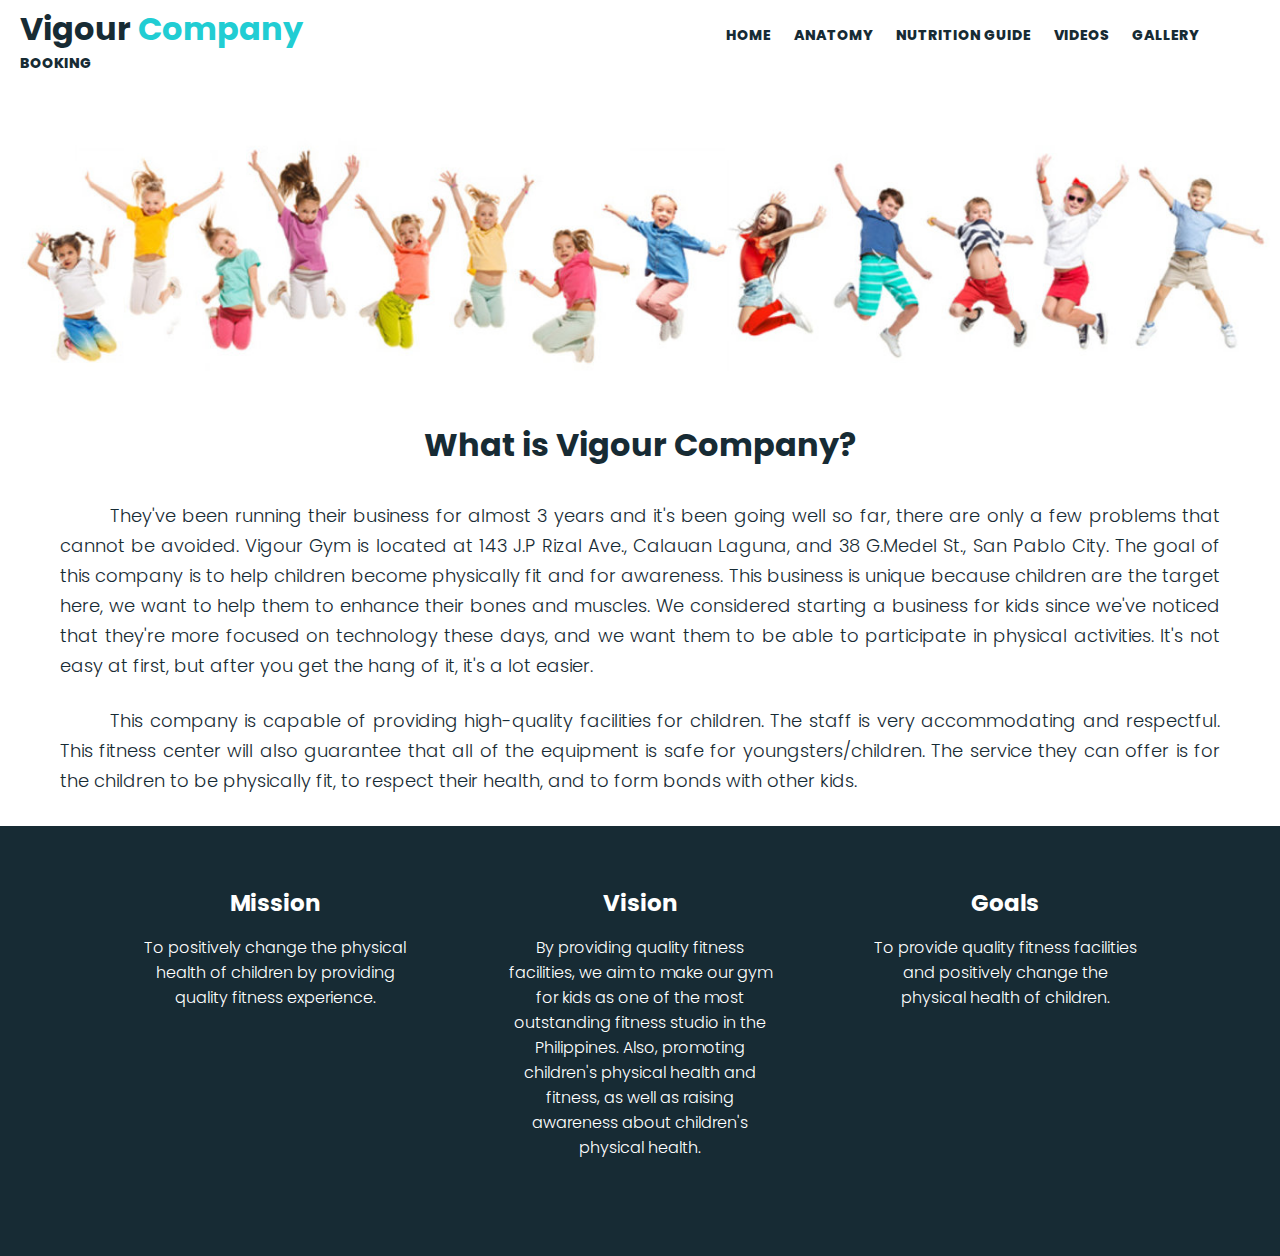
<file: index.html>
<html>
<head>
<title>Vigour Company</title>
<body>
  <link rel="stylesheet" type="text/css" href="hompage.css">
  <link rel="preconnect" href="https://fonts.gstatic.com">
    <link href="https://fonts.googleapis.com/css2?family=Josefin+Sans:ital,wght@0,100;0,200;0,300;0,400;0,500;0,600;0,700;1,100;1,200;1,300;1,400;1,500;1,600;1,700&display=swap" rel="stylesheet">

  <link rel="stylesheet" href="https://cdnjs.cloudflare.com/ajax/libs/font-awesome/5.15.3/css/all.min.css" integrity="sha512-iBBXm8fW90+nuLcSKlbmrPcLa0OT92xO1BIsZ+ywDWZCvqsWgccV3gFoRBv0z+8dLJgyAHIhR35VZc2oM/gI1w==" crossorigin="anonymous" referrerpolicy="no-referrer" />



<header>
    <div class="container">
      

      <nav>

        <ul>
          <li><h1><span style="color:#172B34">Vigour </span><span style="color:#21cdd3"> Company</span></h1></li>
          <li><a href="index.html">Home</a></li>
          <li><a href="front.html">Anatomy</a></li>
          <li><a href="nutrition2.html">Nutrition Guide</a></li>
          <li><a href="videos.html">Videos</a></li>
          <li><a href="gallery2.html">Gallery</a></li>
          <li><a href="registration.html">Booking</a></li>
         
    
        </ul>
      </nav>
    </div>
    </header>



<img class="desc" src="image2.jpg">

<h1 class="title">What is Vigour Company?</h1>
<div class="description">

<p style="text-indent: 50px">They've been running their business for almost 3 years and it's been going well so far, there are only a few problems that cannot be avoided. Vigour Gym is located at 143 J.P Rizal Ave., Calauan Laguna, and 38 G.Medel St., San Pablo City. The goal of this company is to help children become physically fit and for awareness. This business is unique because children are the target here, we want to help them to enhance their bones and muscles. We considered starting a business for kids since we've noticed that they're more focused on technology these days, and we want them to be able to participate in physical activities. It's not easy at first, but after you get the hang of it, it's a lot easier.</p>

<p style="text-indent: 50px">This company is capable of providing high-quality facilities for children. The staff is very accommodating and respectful. This fitness center will also guarantee that all of the equipment is safe for youngsters/children. The service they can offer is for the children to be physically fit, to respect their health, and to form bonds with other kids.</p> </div>

<!-----service section start----------->
  <div class="service">
    <div class="title">
      <h2></h2>
    </div>

    <div class="box">
      <div class="card">
     <i class="fa fa-check-square" aria-hidden="true"></i>
        <h5>Mission</h5>
        <div class="pra">
          <p>To positively change the physical health of children by providing quality fitness experience.</p>

          
        </div>
      </div>

      <div class="card">
        <i class="fa fa-eye" aria-hidden="true"></i>
        <h5>Vision</h5>
        <div class="pra">
          <p>By providing quality fitness facilities, we aim to make our gym for kids as one of the most outstanding fitness studio in the Philippines. Also, promoting children's physical health and fitness, as well as raising awareness about children's physical health.</p>

          
        </div>
      </div>

      <div class="card">
       <i class="fa fa-podcast" aria-hidden="true"></i>
        <h5>Goals</h5>
        <div class="pra">
          <p>To provide quality fitness facilities and positively change the physical health of children.</p>

          
        </div>
      </div>
    </div>
  </div>





 
</body>
</html>
</file>
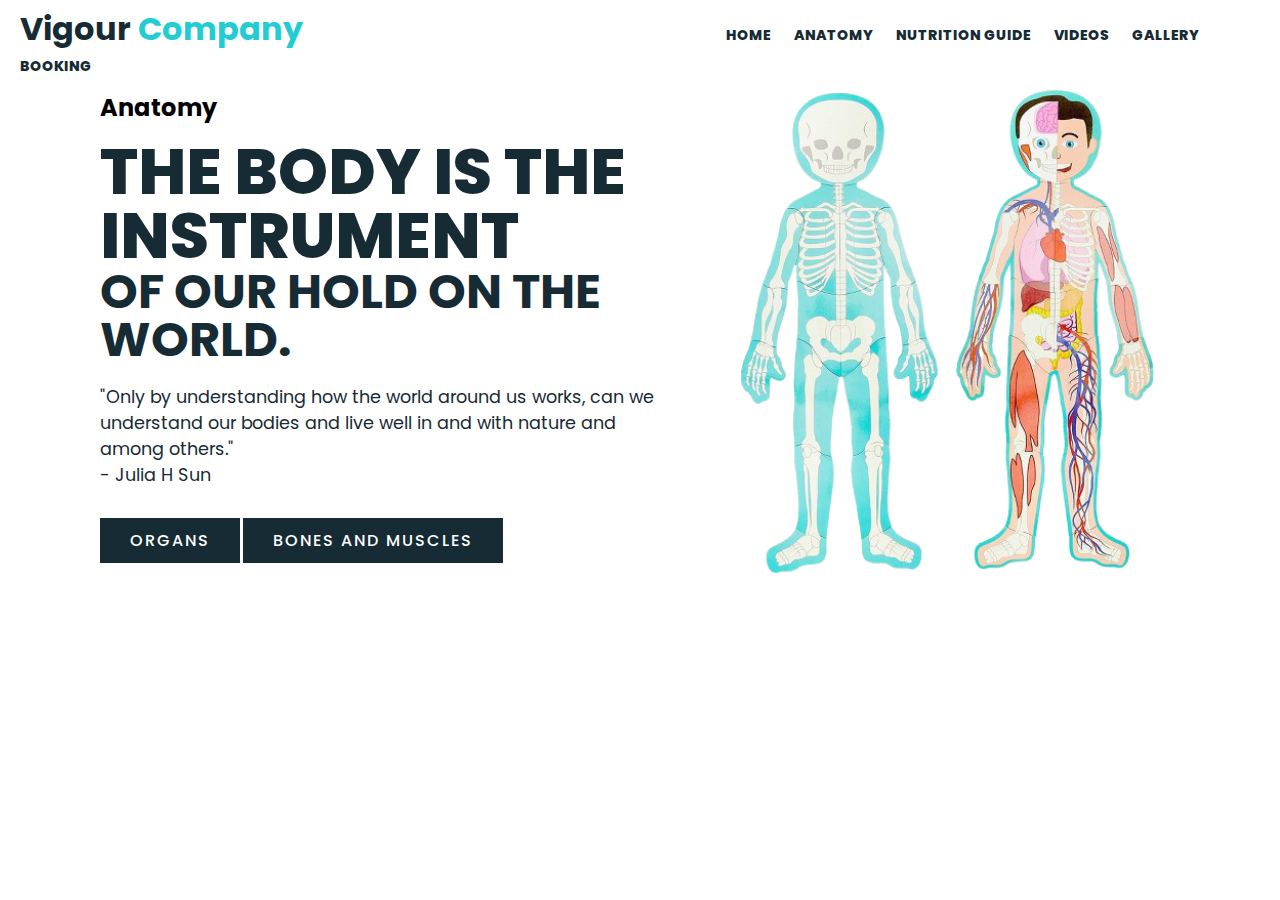
<file: front.html>
<!DOCTYPE html>
<html>
<head>
	<title> Anatomy </title>
</head>
<style>
  @import url('https://fonts.googleapis.com/css2?family=Poppins:wght@200;300;400;500;600;700&display=swap');

 *{
  	margin: 0;
  	padding: 0;
  	font-family: "Poppins" , sans-serif;
  }

  body{
  	display: flex;
    justify-content: center;
    font-weight: 800;
  }

  .div {
  position: absolute;
  display: inline-flex;
  width: 100%;
  padding: 5px;
  padding-right: 5px; 
  }



nav ul li h1{
  padding-right: 400px;
}
 

nav ul {

  margin: 0;
  padding: 0;
  list-style: none;
}

nav li {
  display: inline-block;
  margin-left: 20px;
  position: relative;
}

nav a {
  color: #172B34;
  text-decoration: none;
  text-transform: uppercase;
  font-size: 14px;
}

nav a:hover {
  color: #21cdd3;

}

nav a::before {
  content: '';
  display: block;
  height: 2px;
  background-color: #444;
  position: absolute;
  bottom: 0;
  width: 0%;
  transition: all ease-in-out 250ms;
}

nav a:hover::before {
  width: 100%;
}
.navbar {
  overflow: hidden;
  background-color: #333;
  font-family: Arial;
}
.navbar a {
  float: left;
  font-size: 16px;
  color: #21cdd3;
  text-align: center;
  padding: 14px 16px;
  text-decoration: none;
}

header
{
  position: absolute;
  top: 0;
  left: 0;
  width: 100%;
  padding: 40px 100px;
  z-index: 1000;
  display: flex;
  justify-content: space-between;
  align-items: center;
  margin-top: 10px;
}

.myDiv
{
  position: relative;
  right: 0;
  width: 600px;
  height: 80px;
  padding: 100px;
  display: flex;
  margin-right: 500px;
  margin-top: 40px;
}

.text
{
  position: relative;
  z-index: 5;

}

.text h2
{
  font-size: 4em;
  font-weight: 800;
  color: #172B34;
  line-height: 1em;
  text-transform: uppercase;
}

.text h3
{
  font-size: 3em;
  font-weight: 700;
  color: #172B34;
  line-height: 1em;
  text-transform: uppercase;
}
.text p
{
  font-size: 1.1em;
  color: #172B34;
  margin: 20px 0;
  font-weight: 400;
  max-width: 700px;
}

.text a
{
  display: inline-block;
  font-size: 1em;
  background: #172B34;
  padding: 10px 30px;
  text-transform: uppercase;
  text-decoration: none;
  font-weight: 500;
  margin-top: 10px;
  color: white;
  letter-spacing: 2px;
  transition: 0.2s;
}

.text a:hover
{
  letter-spacing: 3px;
  background: #21cdd3;
}

img{
	position: absolute;
	display: flex;
	width: 500px;
	height: 500px;
	float: right;
	margin-left: 600px;
	margin-top: -280px;
}

</style>


<body>

    <div class="div">
      

      <nav>

        <ul>
          <li><h1><span style="color:#172B34">Vigour </span><span style="color:#21cdd3"> Company</span></h1></li>
         <li><a href="index.html">Home</a></li>
          <li><a href="front.html">Anatomy</a></li>
          <li><a href="nutrition2.html">Nutrition Guide</a></li>
          <li><a href="videos.html">Videos</a></li>
          <li><a href="gallery2.html">Gallery</a></li>
          <li><a href="registration.html">Booking</a></li>
        
      
    </div>
  </div>
  

	<div class="myDiv">
		<header>
			<h2> Anatomy </h2>
		</header>
		
		<div class="text">
			<h2> The body is the instrument  </h2>
			<h3> of our hold on the world.</h3>
			<img src="bono.png">
			<p>"Only by understanding how the world around us works, can we understand our bodies and live well in and with nature and among others." <br> - Julia H Sun </p>
			  <a href="http://localhost/Final%20Project/A/Anatomy.html"> Organs </a>
			  <a href="http://localhost/Final%20Project/B/bm.html"> Bones and Muscles </a>	
			  </div>
 
</body>
</html>
</file>
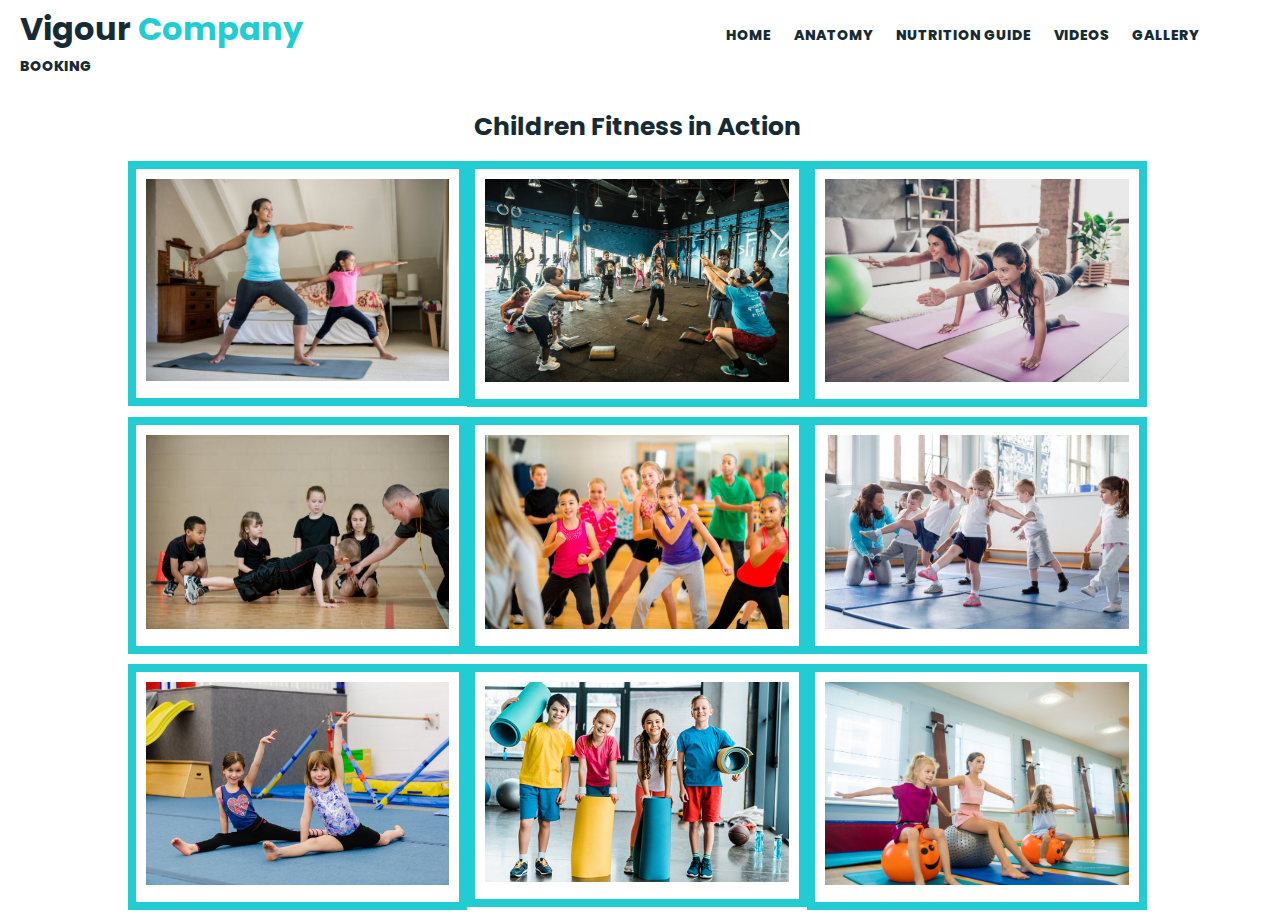
<file: gallery2.html>
<!DOCTYPE html>
<html>
<head>
  <title>Gallery</title>
  <meta charset="utf-8">
  <meta name="viewport" content="width=device-width, initial-scale=0.1">
</head>
<body style="background-color: #fff">
  <script src="gallery.js"></script>
    <link rel="stylesheet" type="text/css" href="gallery2.css">
    <link rel="stylesheet" type="text/css" href="nav.css">
  <link rel="preconnect" href="https://fonts.gstatic.com">
    <link href="https://fonts.googleapis.com/css2?family=Josefin+Sans:ital,wght@0,100;0,200;0,300;0,400;0,500;0,600;0,700;1,100;1,200;1,300;1,400;1,500;1,600;1,700&display=swap" rel="stylesheet">
  <link rel="stylesheet" href="https://cdnjs.cloudflare.com/ajax/libs/font-awesome/5.15.3/css/all.min.css" integrity="sha512-iBBXm8fW90+nuLcSKlbmrPcLa0OT92xO1BIsZ+ywDWZCvqsWgccV3gFoRBv0z+8dLJgyAHIhR35VZc2oM/gI1w==" crossorigin="anonymous" referrerpolicy="no-referrer" />

<header>
    <div class="gallery">
      
      <nav>

        <ul>
          <li><h1><span style="color:#172B34">Vigour </span><span style="color:#21cdd3"> Company</span></h1></li>
         <li><a href="index.html">Home</a></li>
          <li><a href="front.html">Anatomy</a></li>
          <li><a href="nutrition2.html">Nutrition Guide</a></li>
          <li><a href="videos.html">Videos</a></li>
          <li><a href="gallery2.html">Gallery</a></li>
          <li><a href="registration.html">Booking</a></li>
          
        </ul>
      </nav>

  <h2>Children Fitness in Action</h2>
    <div class="row">

        <div class="col">
            <div class="content">
                <img src="1exer.png" onclick="openLightbox();toSlide(1)" class="hover-shadow preview" />
            </div>
        </div>
        <div class="col">
            <div class="content">
                <img src="12exer.jpg" onclick="openLightbox();toSlide(2)" class="hover-shadow preview" />
            </div>
        </div>
        <div class="col">
            <div class="content">
                <img src="11exer.jpg" onclick="openLightbox();toSlide(3)" class="hover-shadow preview" />
            </div>
        </div>
        <div class="col">
            <div class="content">
                <img src="10exer.jpg" onclick="openLightbox();toSlide(4)" class="hover-shadow preview" />
            </div>
        </div>
        <div class="col">
            <div class="content">
                <img src="9exer.jpg" onclick="openLightbox();toSlide(5)" class="hover-shadow preview" />
            </div>
        </div>
        <div class="col">
            <div class="content">
                <img src="7exer.jpg" onclick="openLightbox();toSlide(6)" class="hover-shadow preview" />
            </div>
        </div>
        <div class="col">
            <div class="content">
                <img src="2exer.jpg" onclick="openLightbox();toSlide(7)" class="hover-shadow preview" />
            </div>
        </div>
        <div class="col">
            <div class="content">
                <img src="16exer.png" onclick="openLightbox();toSlide(8)" class="hover-shadow preview" />
            </div>
        </div>
        <div class="col">
            <div class="content">
                <img src="4exer.jpg" onclick="openLightbox();toSlide(9)" class="hover-shadow preview" />
            </div>
        </div>
        
          

    </div>



    <div id="Lightbox" class="modal">
        <span class="close pointer" onclick="closeLightbox()">&times;</span>
        <div class="modal-content">
            <div class="slide">
                <img src="1exer.png" class="image-slide" />
            </div>
            <div class="slide">
                <img src="12exer.jpg" class="image-slide" />
            </div>
            <div class="slide">
                <img src="11exer.jpg" class="image-slide" />
            </div>
            <div class="slide">
                <img src="10exer.jpg" class="image-slide" />
            </div>
            <div class="slide">
                <img src="9exer.jpg" class="image-slide" />
            </div>
            <div class="slide">
                <img src="7exer.jpg" class="image-slide" />
            </div>
            <div class="slide">
                <img src="2exer.jpg" class="image-slide" />
            </div>
            <div class="slide">
                <img src="16exer.png" class="image-slide" />
            </div>
            <div class="slide">
                <img src="4exer.jpg" class="image-slide" />
            </div>
            
            
            
            
            <a class="previous" onclick="changeSlide(-1)">&#10094;</a>
            <a class="next" onclick="changeSlide(1)">&#10095;</a>
        </div>
    </div>
</body>
</body>

</body>
</html>
</file>
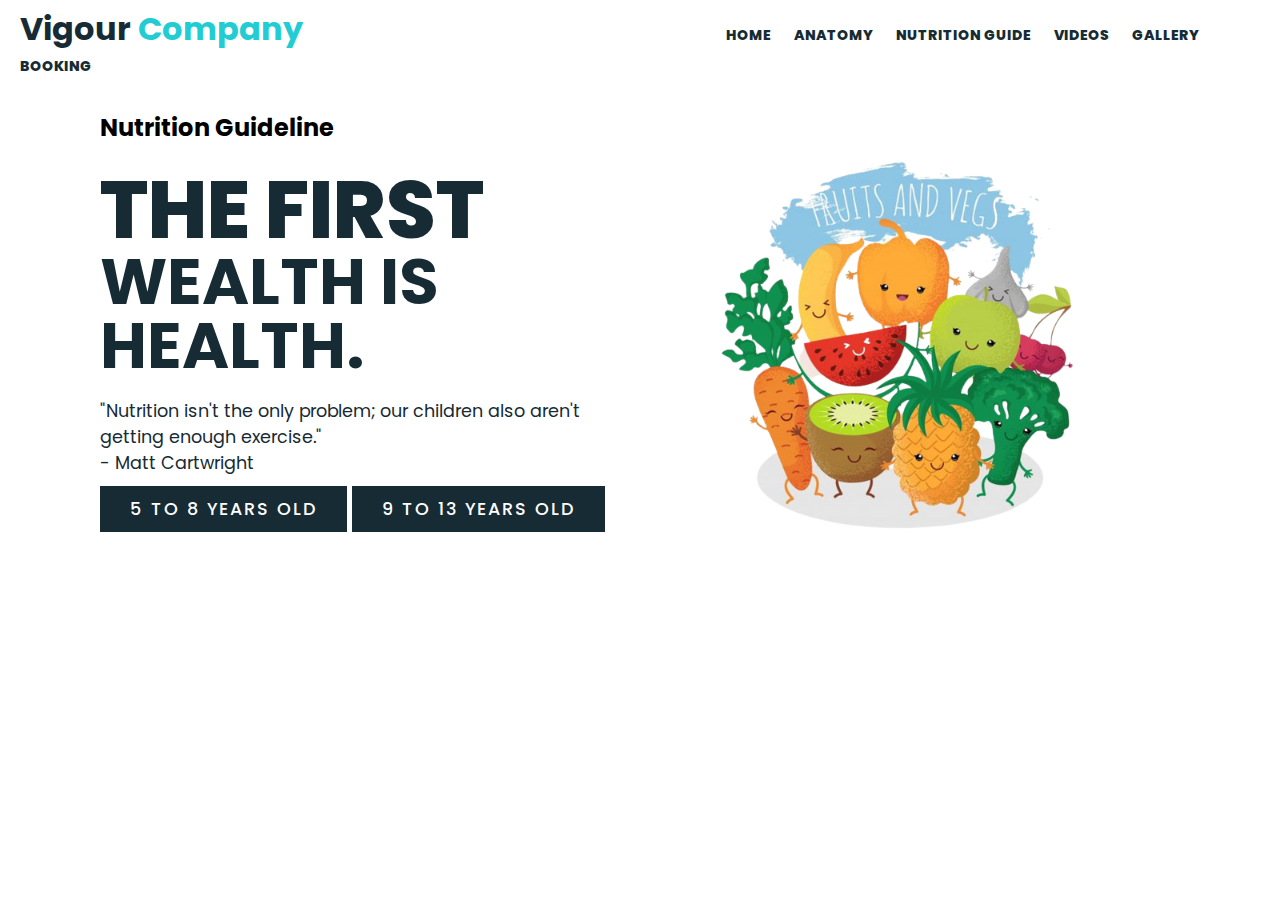
<file: nutrition2.html>
<!DOCTYPE html>
<html>
<head>
	<title> Nutrition Guideline </title>
</head>
<style>

  @import url('https://fonts.googleapis.com/css2?family=Poppins:wght@200;300;400;500;600;700&display=swap');

 *{
  	margin: 0;
  	padding: 0;
  	font-family: "Poppins" , sans-serif;
  }

  body{
    display: flex;
    justify-content: center;
    font-weight: 800;
  }

  .div {
  position: absolute;
  display: inline-flex;
  width: 100%;
  padding: 5px;
  padding-right: 5px; 
  }



nav ul li h1{
  padding-right: 400px;
}
 

nav ul {

  margin: 0;
  padding: 0;
  list-style: none;
}

nav li {
  display: inline-block;
  margin-left: 20px;
  position: relative;
}

nav a {
  color: #172B34;
  text-decoration: none;
  text-transform: uppercase;
  font-size: 14px;
}

nav a:hover {
  color: #21cdd3;

}

nav a::before {
  content: '';
  display: block;
  height: 2px;
  background-color: #444;
  position: absolute;
  bottom: 0;
  width: 0%;
  transition: all ease-in-out 250ms;
}

nav a:hover::before {
  width: 100%;
}
.navbar {
  overflow: hidden;
  background-color: #333;
  font-family: Arial;
}
.navbar a {
  float: left;
  font-size: 16px;
  color: #21cdd3;
  text-align: center;
  padding: 14px 16px;
  text-decoration: none;
}

header
{
  position: absolute;
  top: 0;
  left: 0;
  width: 100%;
  padding: 40px 100px;
  z-index: 1000;
  display: flex;
  justify-content: space-between;
  align-items: center;
}

.myDiv
{
  position: relative;
  right: 0;
  width: 600px;
  height: 80px;
  padding: 100px;
  display: flex;
  margin-right: 500px;
  margin-top: 70px;
}

.text
{
  position: relative;
  z-index: 5;

}

.text h2
{
  font-size: 5em;
  font-weight: 800;
  color: #172B34;
  line-height: 1em;
  text-transform: uppercase;
}
.text h3
{
  font-size: 4em;
  font-weight: 700;
  color: #172B34;
  line-height: 1em;
  text-transform: uppercase;
}
.text p
{
  font-size: 1.1em;
  color: #172B34;
  margin: 20px 0;
  font-weight: 400;
  max-width: 700px;
}
.text a
{
  display: inline-block;
  font-size: 1em;
  background: #172B34;
  padding: 10px 30px;
  text-transform: uppercase;
  text-decoration: none;
  font-weight: 500;
  margin-top: 10px;
  color: white;
  letter-spacing: 2px;
  transition: 0.2s;
}
.text a:hover
{
  letter-spacing: 3px;
  background: #21cdd3;
}

img{
	position: absolute;
	display: flex;
	width: 400px;
	height: 400px;
	float: right;
	margin-left: 600px;
	margin-top: -250px;
}

</style>


<body>

  <div class="div">
      

      <nav>

        <ul>
          <li><h1><span style="color:#172B34">Vigour </span><span style="color:#21cdd3"> Company</span></h1></li>
          <li><a href="index.html">Home</a></li>
          <li><a href="front.html">Anatomy</a></li>
          <li><a href="nutrition2.html">Nutrition Guide</a></li>
          <li><a href="videos.html">Videos</a></li>
          <li><a href="gallery2.html">Gallery</a></li>
          <li><a href="registration.html">Booking</a></li>
          
      
    </div>
  </div>

	<div class="myDiv">
		<header>
			<h2> Nutrition Guideline </h2>
		</header>
		
		<div class="text">
			<h2>The first </h2>
			<h3> wealth is health.</h3>
			</p> <img src="FV1.png">
			<p>"Nutrition isn't the only problem; our children also aren't <br>
			 getting enough exercise." <br> - Matt Cartwright
			<br>
			  <a href="http://localhost/Final%20Project/5to8/eight.html"> 5 to 8 years old</a>

			  <a href="http://localhost/Final%20Project/9to13/nine.html"> 9 to 13 years old</a>	
			  </div>
 
</body>
</html>
</file>
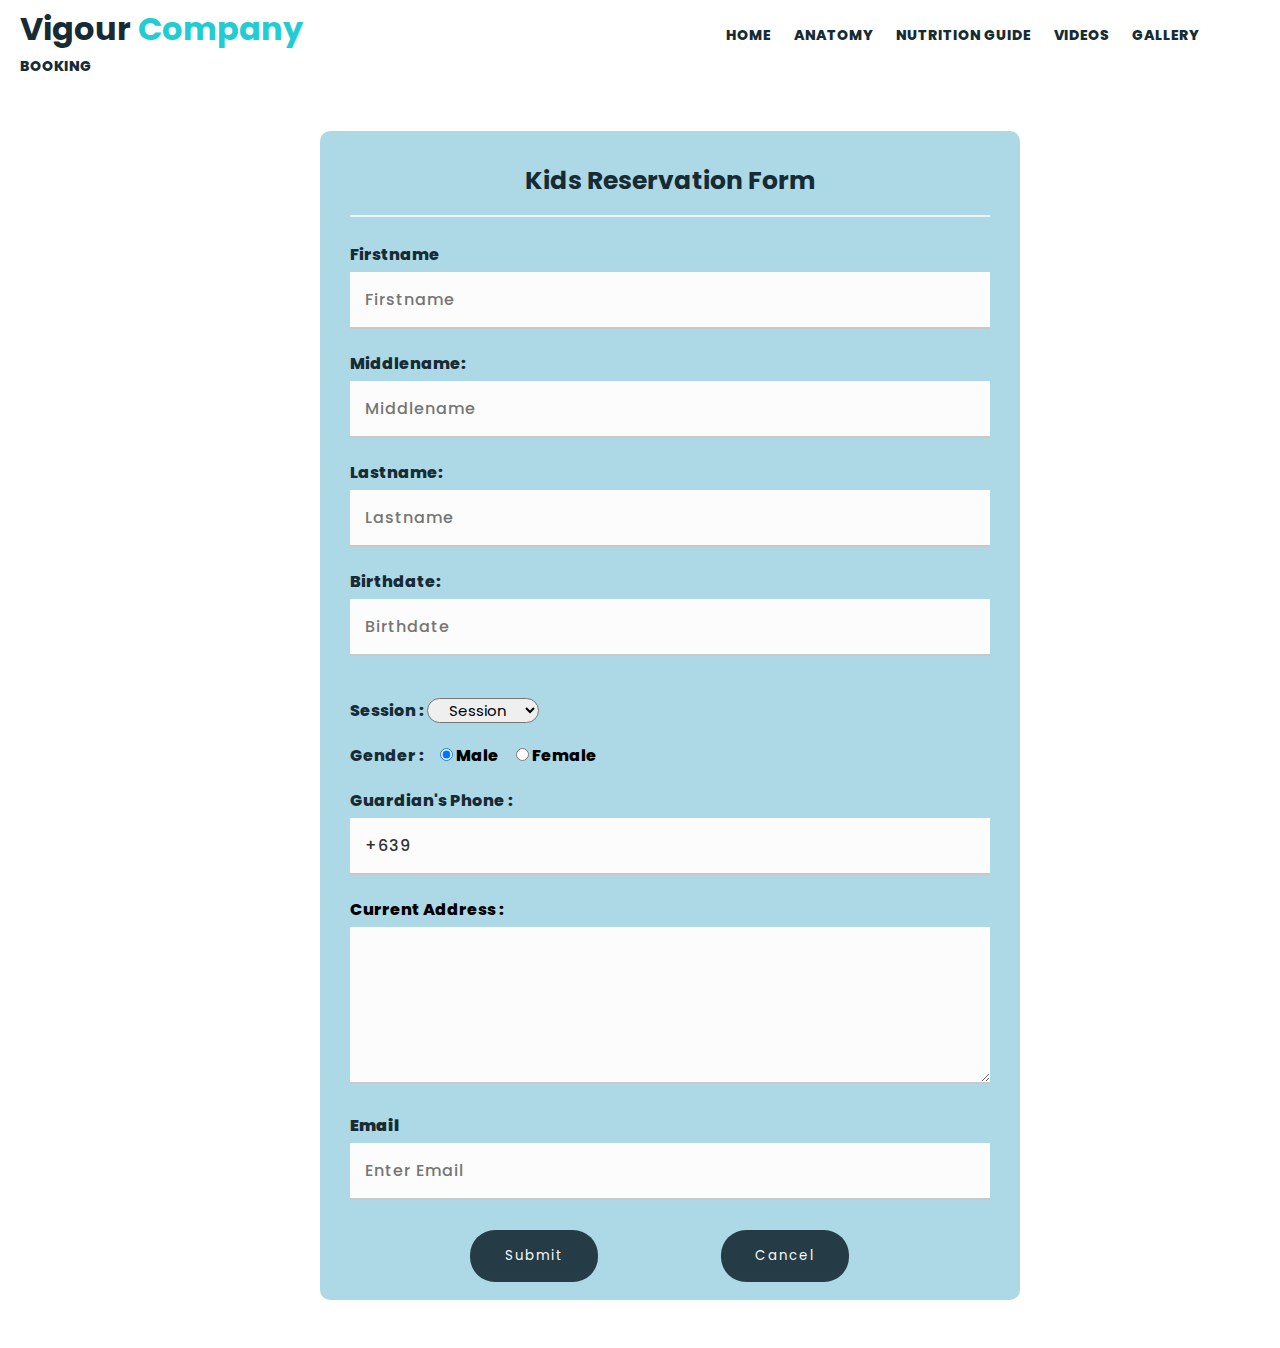
<file: registration.html>
<!DOCTYPE html>  
<html>  
<head>  
<meta name="viewport" content="width=device-width, initial-scale=1"> <link rel="stylesheet" type="text/css" href="reserv1.css">
<link rel="stylesheet" type="text/css" href="nav.css">
<link rel="stylesheet" href="http://maxcdn.bootstrapcdn.com/font-awesome/4.2.0/css/font-awesome.min.css">
</head>  


<header>
    <div class="gallery">
      
      <nav>

        <ul>
          <li><h1><span style="color:#172B34">Vigour </span><span style="color:#21cdd3"> Company</span></h1></li>
          <li><a href="index.html">Home</a></li>
          <li><a href="front.html">Anatomy</a></li>
          <li><a href="nutrition2.html">Nutrition Guide</a></li>
          <li><a href="videos.html">Videos</a></li>
          <li><a href="gallery2.html">Gallery</a></li>
          <li><a href="registration.html">Booking</a></li>
          
        </ul>
      </nav>
      </div>
  </header>
<body>  
<form action="Member.php" method="POST">  
  <div class="container">  
  <center>  <h2> Kids Reservation Form</h2> </center>  
  <hr>  
  <label> Firstname </label>   
 <input type="text" name="fname" placeholder= "Firstname" size="15"  required class="name" required />   

<label> Middlename: </label>   
<input type="text" name="mname" placeholder="Middlename" size="15"  required class="name" required />   

<label> Lastname: </label>    
<input type="text" name="lname" placeholder="Lastname" size="15"  required class="name" required /> 
<label> Birthdate: </label>  
<input type="text" name="bdate" placeholder="Birthdate" size="15"  required class="name" required/>
<div> 
 <div class="input_group"> 
<label>   
Session :  
</label>   
  
<select name="session" required>  
<option value="Session">Session</option>  
<option value="FS">Full Session</option>  
<option value="HS">Half Session</option>  
</select>  
</div>  
<div>  
<label>   
Gender :  
</label> 
<input type="radio" value="M" name="gender" required class="dob" checked > Male   
<input type="radio" value="F" name="gender" required class="dob" > Female   
  
</div>  
</div>
<label>   
Guardian's Phone :  
</label>  
<input type="text" name="code" placeholder="Country Code"  value="+639" size="2"  required class="name">   
Current Address :  
<textarea cols="80" rows="5" name="address" placeholder="Current Address" value="address"  required class="name" required>  
</textarea>  
 <label for="email"><b>Email</b></label>  
 <input type="text" placeholder="Enter Email" name="email" required class="name"  required>   
 <button type="submit" class="reservbtn">Submit</button> 
 <button class="reservbtn" onclick="window.location.href='hompage.html'">Cancel</button>   
</form>  
</body>  
</html>
</file>
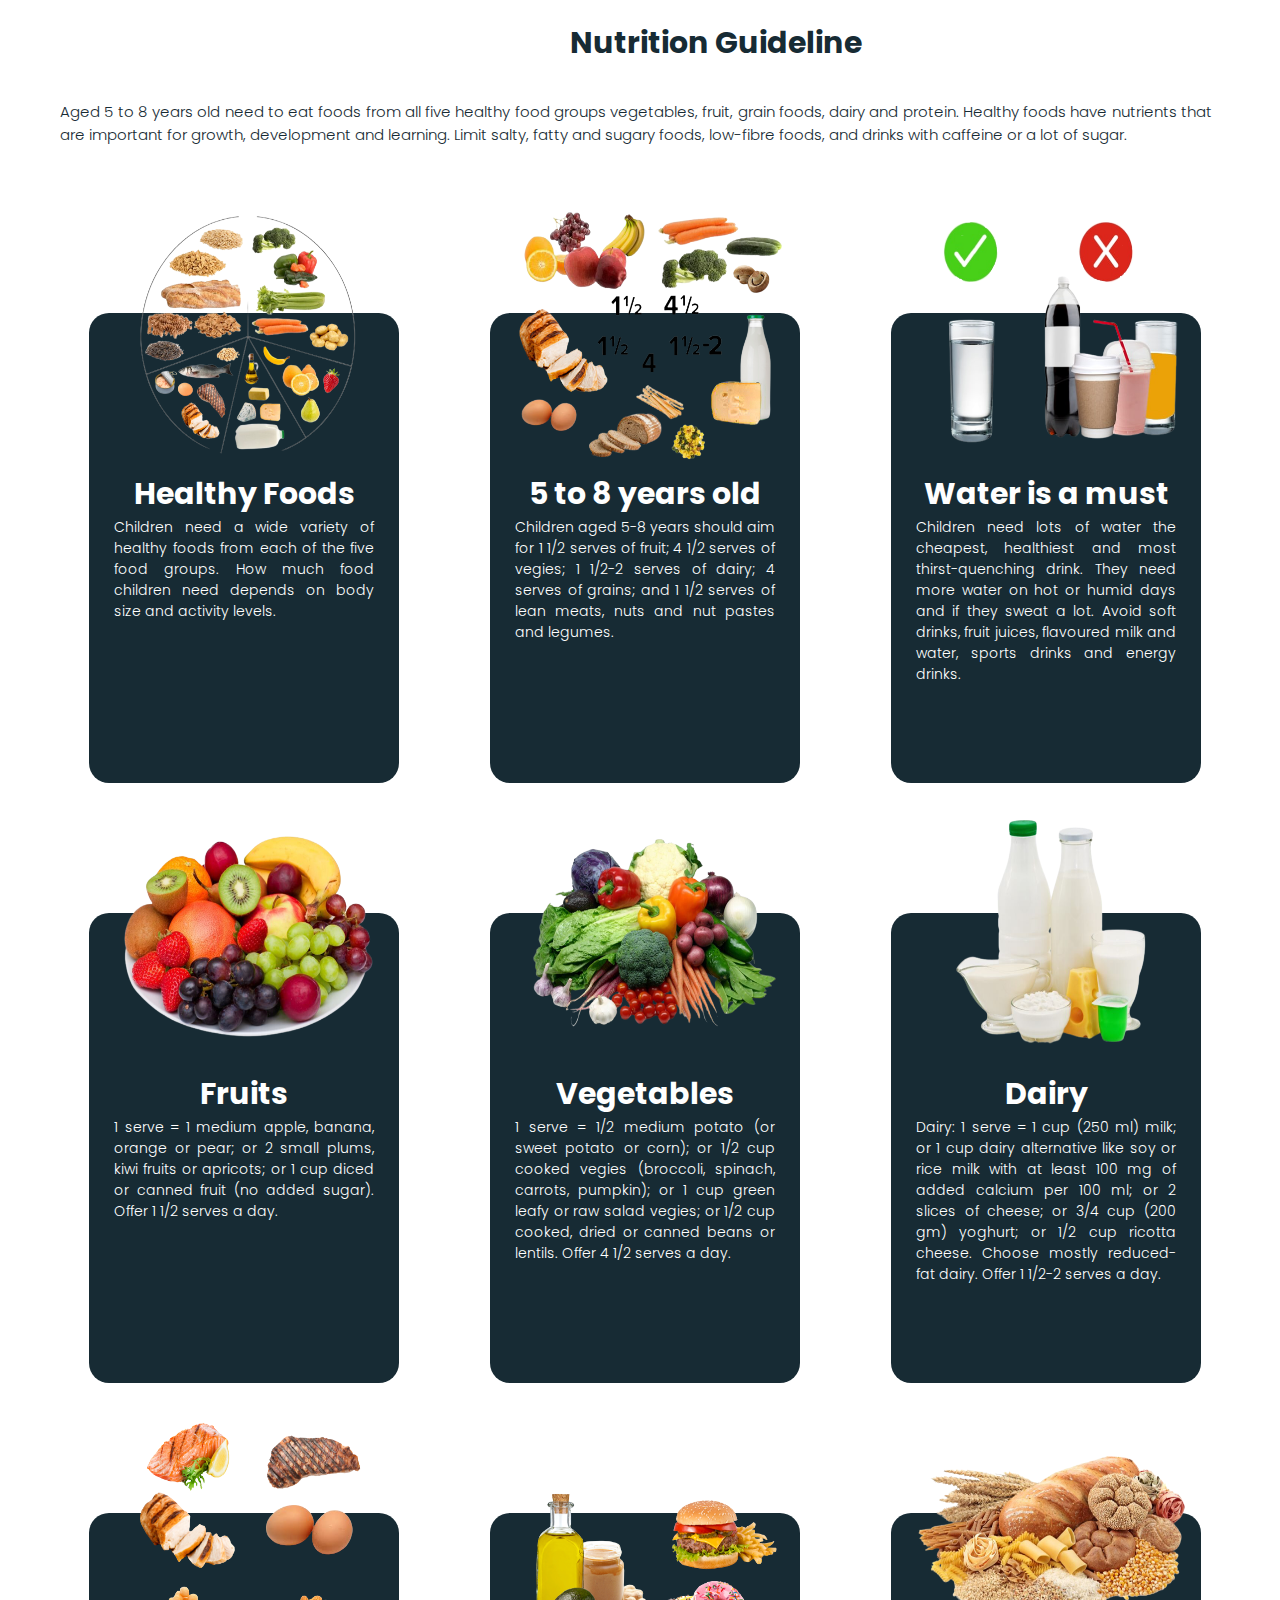
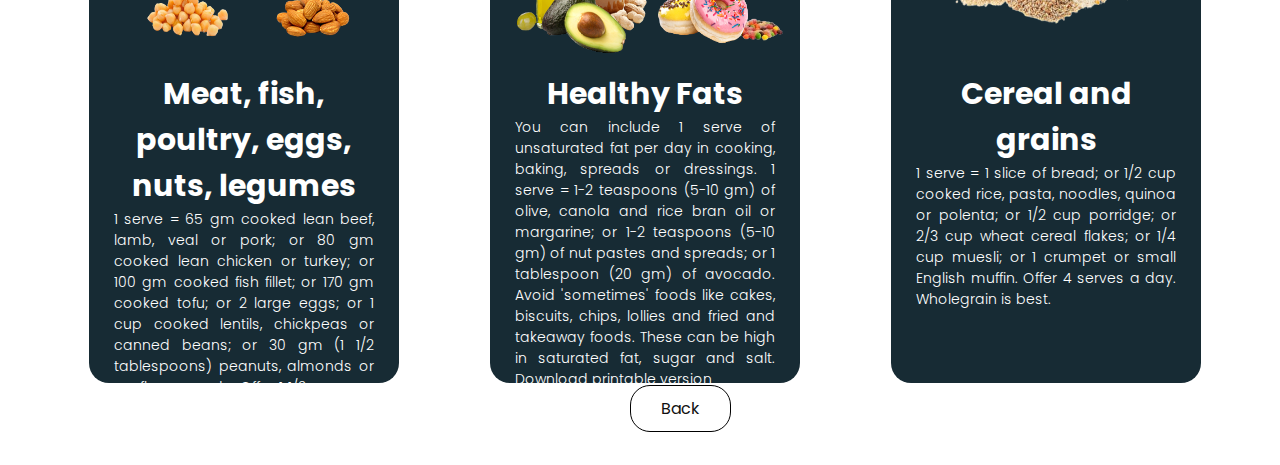
<file: 5to8/eight.html>
<!DOCTYPE html>
<html> 
<head>
<title> 5 to 8 years old </title>
</head>

<style>
    @import url('https://fonts.googleapis.com/css2?family=Poppins:wght@200;300;400;500;600;700&display=swap');
  
  *{
    margin: 0;
    padding: 0;
    font-family: "Poppins" , sans-serif;
  }

  body{
    display: grid;
    column-gap: 1px;
    grid-template-columns: auto auto auto;
    overflow-x: hidden;
    justify-content: center;
    background: white;
  }

.title {
  position: absolute;
  display: inline-flex;
  padding: 10px;
  margin-left: 35em;
  margin-top: 10px;
  }

  .title h1{
    font-size: 30px;
    color: #172B34;
    font-weight: 700;
  }

  .div {
  position: absolute;
  display: inline-flex;
  width: 90%;
  padding: 10px;
  margin-left: 50px;
  margin-top: 90px; 
  border: 3px #21cdd3;
  border-radius: 20px;
  background-color: #fff;
  }

  .div p{
    font-size: 15px;
    color: #172B34;
    text-align: justify;
    font-weight: 300;
  }

  .close img{
    position: absolute;
    display: flex;
    margin-top: 15px;
    margin-left: -50px;
    width: 30px;
    height: 30px;
  }

  .container{
    top: 13em;
    position: relative;
    width: 350px;
    display: flex;
    justify-content: right;
    align-items: right;
    flex-wrap: wrap;
    padding-left: 50px;
    margin-top: 5em;
    font-weight: 300;
}

  .container .card{
    position: relative;
    height: 430px;
    background: #172B34;
    margin: 25px 40px;
    padding: 20px 25px;
    display: flex;
    flex-direction: column;
    transition: 0.3s ease-in-out;
    text-align: center;
    color: #fff;
    border-radius: 20px;
  }

  .container .card .imgBx{
    position: relative;
    width: 260px;
    height: 260px;
    top: -125px;
  }

  img{
    width: 17em;
    height: 16em;
    position: relative;
  }

  .imgBx h2{
    font-size: 30px;
  }

  .imgBx p{
    font-size: 14px;
    text-align: justify;
  }

  .imgBx:hover img{
    transform: scale(1.1);
  }

  .button a
{
  position: absolute;
  top: 1985px;
  left: 630px;
  font-size: 1em;
  background: transparent;
  padding: 10px 30px;
  text-decoration: none;
  color: #111;
  transition: 0.2s;
  border: 1px solid black;
  border-radius: 20px;
}

.button a:hover
{
  letter-spacing: 3px;
  background: #21cdd3;
}

.text p{
  position: absolute;
  top: 2040px;
  left: 630px;
  color: white;
}

</style>

<body>

  <div class="title">
    <h1> Nutrition Guideline </h1>
  </div>

<div class="div">
        <p> Aged 5 to 8 years old need to eat foods from all five healthy food groups vegetables, fruit, grain foods, dairy and protein.
Healthy foods have nutrients that are important for growth, development and learning.
Limit salty, fatty and sugary foods, low-fibre foods, and drinks with caffeine or a lot of sugar. </p>
    </div>


<div class = "container">
    <div class = "card">
        <div class = "imgBx">
            <a href="#">
                <img src="wide.png">
            </a>
            <h2> Healthy Foods </h2>
            <p> Children need a wide variety of healthy foods from each of the five food groups. How much food children need depends on body size and activity levels.
            </p>
        </div>
    </div>
</div>

<div class = "container">
    <div class = "card">
        <div class = "imgBx">
            <a href="#">
                <img src="aged.png">
            </a>
            <h2> 5 to 8 years old </h2>
            <p> Children aged 5-8 years should aim for 1 1/2 serves of fruit; 4 1/2 serves of vegies; 1 1/2-2 serves of dairy; 4 serves of grains; and 1 1/2 serves of lean meats, nuts and nut pastes and legumes.
        </div>
    </div>
</div>

<div class = "container">
    <div class = "card">
        <div class = "imgBx">
            <a href="#">
                <img src="water.png">
            </a>
            <h2> Water is a must </h2>
            <p> Children need lots of water the cheapest, healthiest and most thirst-quenching drink. They need more water on hot or humid days and if they sweat a lot. Avoid soft drinks, fruit juices, flavoured milk and water, sports drinks and energy drinks.
            </p>
        </div>
    </div>
</div>

<div class = "container">
    <div class = "card">
        <div class = "imgBx">
            <a href="#">
                <img src="fruits.png">
            </a>
            <h2> Fruits </h2>
            <p> 1 serve = 1 medium apple, banana, orange or pear; or 2 small plums, kiwi fruits or apricots; or 1 cup diced or canned fruit (no added sugar). Offer 1 1/2 serves a day.
            </p>
        </div>
    </div>
</div>

<div class = "container">
    <div class = "card">
        <div class = "imgBx">
            <a href="#">
                <img src="veg.png"> 
            </a>
            <h2> Vegetables </h2>
            <p> 1 serve = 1/2 medium potato (or sweet potato or corn); or 1/2 cup cooked vegies (broccoli, spinach, carrots, pumpkin); or 1 cup green leafy or raw salad vegies; or 1/2 cup cooked, dried or canned beans or lentils. Offer 4 1/2 serves a day.
        </div>
    </div>
</div>

<div class = "container">
    <div class = "card">
        <div class = "imgBx">
            <a href="#">
                <img src="dairy.png">
            </a>
            <h2> Dairy </h2>
            <p> Dairy: 1 serve = 1 cup (250 ml) milk; or 1 cup dairy alternative like soy or rice milk with at least 100 mg of added calcium per 100 ml; or 2 slices of cheese; or 3/4 cup (200 gm) yoghurt; or 1/2 cup ricotta cheese. Choose mostly reduced-fat dairy. Offer 1 1/2-2 serves a day.
            </p>
        </div>
    </div>
</div>


<div class = "container">
    <div class = "card">
        <div class = "imgBx">
            <a href="#">
                <img src="meat.png">
            </a>
            <h2> Meat, fish, poultry, eggs, nuts, legumes </h2>
            <p>  1 serve = 65 gm cooked lean beef, lamb, veal or pork; or 80 gm cooked lean chicken or turkey; or 100 gm cooked fish fillet; or 170 gm cooked tofu; or 2 large eggs; or 1 cup cooked lentils, chickpeas or canned beans; or 30 gm (1 1/2 tablespoons) peanuts, almonds or sunflower seeds. Offer 1 1/2 serves a day.
            </p>
        </div>
    </div>
</div>

<div class = "container">
    <div class = "card">
        <div class = "imgBx">
            <a href="#">
                <img src="hf.png">
            </a>
            <h2> Healthy Fats </h2>
            <p> You can include 1 serve of unsaturated fat per day in cooking, baking, spreads or dressings. 1 serve = 1-2 teaspoons (5-10 gm) of olive, canola and rice bran oil or margarine; or 1-2 teaspoons (5-10 gm) of nut pastes and spreads; or 1 tablespoon (20 gm) of avocado.

Avoid 'sometimes' foods like cakes, biscuits, chips, lollies and fried and takeaway foods. These can be high in saturated fat, sugar and salt.

Download printable version
            </p>
        </div>
    </div>
</div>

<div class = "container">
    <div class = "card">
        <div class = "imgBx">
            <a href="#">
                <img src="cg.png">
            </a>
            <h2> Cereal and grains </h2>
            <p>  1 serve = 1 slice of bread; or 1/2 cup cooked rice, pasta, noodles, quinoa or polenta; or 1/2 cup porridge; or 2/3 cup wheat cereal flakes; or 1/4 cup muesli; or 1 crumpet or small English muffin. Offer 4 serves a day. Wholegrain is best.
            </p>
        </div>
    </div>
</div>

<div class="button" style="text-align: center" >
<a href="http://localhost/Final%20Project/nutrition2.html"> Back </a>
</div>

<div class="text">
<p> Thank you </p>
</div>

</body>

</html>
</file>
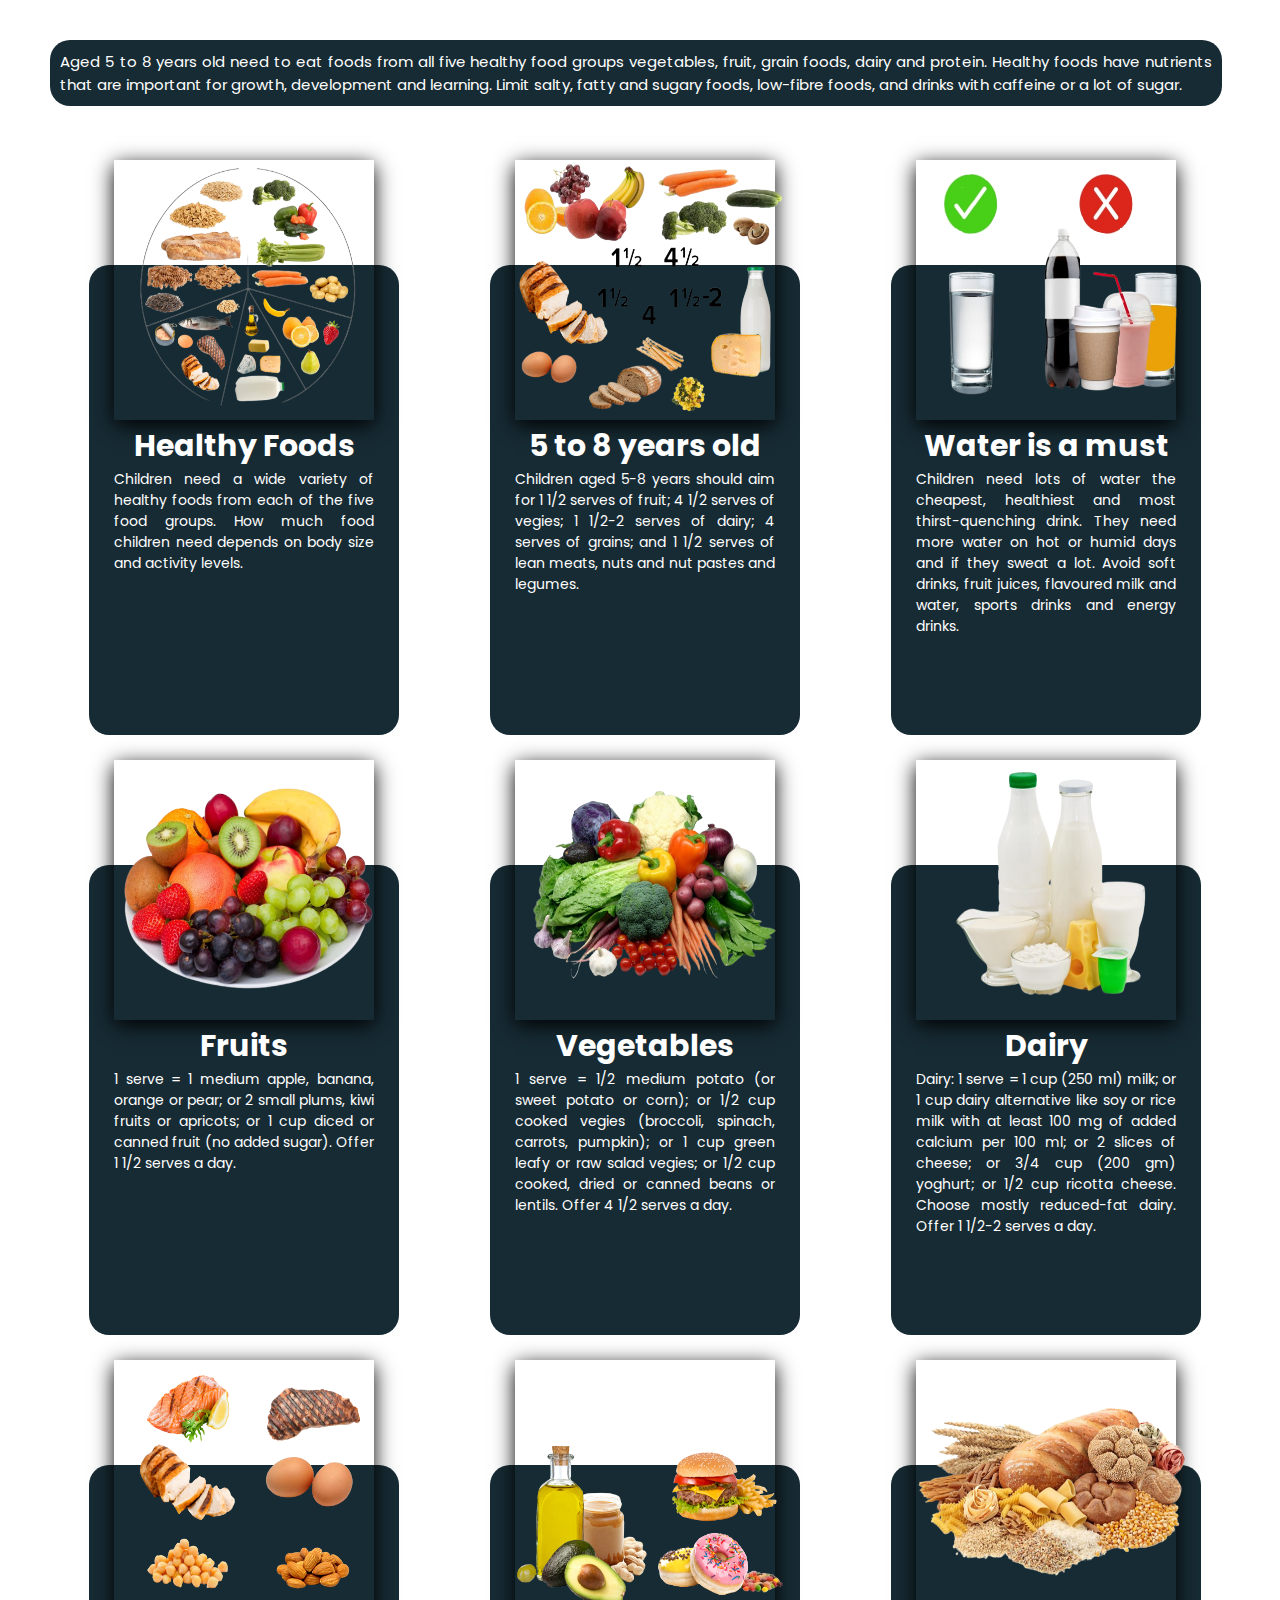
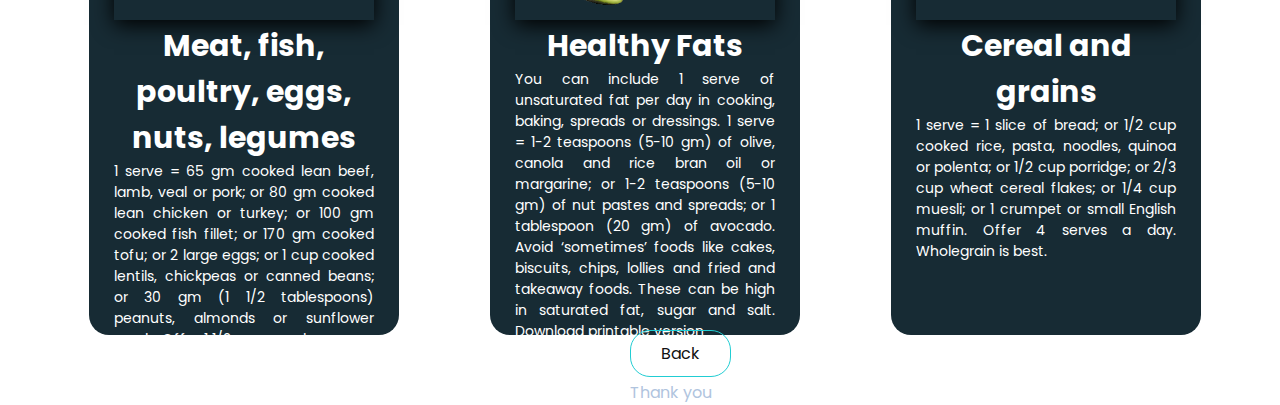
<file: 5to8/eight2.html>
<!DOCTYPE html>
<html> 
<head>
<title> 5 to 8 years old </title>
</head>

<style>
    @import url('https://fonts.googleapis.com/css2?family=Poppins:wght@200;300;400;500;600;700&display=swap');
  
  *{
    margin: 0;
    padding: 0;
    font-family: "Poppins" , sans-serif;
  }

  body{
    display: grid;
    column-gap: 1px;
    grid-template-columns: auto auto auto;
    overflow-x: hidden;
    justify-content: center;
    background: white;
  }

  .div {
  position: absolute;
  display: inline-flex;
  width: 90%;
  padding: 10px;
  margin-left: 50px;
  margin-top: 40px; 
  border: 3px #21cdd3;
  border-radius: 20px;
  background-color: #172B34;
  }

  .div p{
    font-size: 15px;
    color: #fff;
    text-align: justify;
  }

  .close img{
    position: absolute;
    display: flex;
    margin-top: 15px;
    margin-left: -50px;
    width: 30px;
    height: 30px;
  }

  .container{
    top: 10em;
    position: relative;
    width: 350px;
    display: flex;
    justify-content: right;
    align-items: right;
    flex-wrap: wrap;
    padding-left: 50px;
    margin-top: 5em;

}

  .container .card{
    position: relative;
    height: 430px;
    background: #172B34;
    margin: 25px 40px;
    padding: 20px 25px;
    display: flex;
    flex-direction: column;
    transition: 0.3s ease-in-out;
    text-align: center;
    color: #fff;
    border-radius: 20px;
  }

  .container .card .imgBx{
    position: relative;
    width: 260px;
    height: 260px;
    top: -125px;
    box-shadow: 0 5px 20px rgba(0, 0, 0, 1.2);
  }

  img{
    width: 17em;
    height: 16em;
    position: relative;
  }

  .imgBx h2{
    font-size: 30px;
  }

  .imgBx p{
    font-size: 14px;
    text-align: justify;
  }

  .imgBx:hover img{
    transform: scale(1.1);
  }

  .button a
{
  position: absolute;
  top: 1930px;
  left: 630px;
  font-size: 1em;
  background: transparent;
  padding: 10px 30px;
  text-decoration: none;
  color: #111;
  transition: 0.2s;
  border: 1px solid #21cdd3;
  border-radius: 20px;
}

.button a:hover
{
  letter-spacing: 3px;
  background: #21cdd3;
}

.text p{
  position: absolute;
  top: 1980px;
  left: 630px;
  color: lightsteelblue;
}

</style>

<body>

<div class="div">
        <p> Aged 5 to 8 years old need to eat foods from all five healthy food groups vegetables, fruit, grain foods, dairy and protein.
Healthy foods have nutrients that are important for growth, development and learning.
Limit salty, fatty and sugary foods, low-fibre foods, and drinks with caffeine or a lot of sugar. </p>
    </div>


<div class = "container">
    <div class = "card">
        <div class = "imgBx">
            <a href="#">
                <img src="wide.png">
            </a>
            <h2> Healthy Foods </h2>
            <p> Children need a wide variety of healthy foods from each of the five food groups. How much food children need depends on body size and activity levels.
            </p>
        </div>
    </div>
</div>

<div class = "container">
    <h1></h1>
    <div class = "card">
        <div class = "imgBx">
            <a href="#">
                <img src="aged.png">
            </a>
            <h2> 5 to 8 years old </h2>
            <p> Children aged 5-8 years should aim for 1 1/2 serves of fruit; 4 1/2 serves of vegies; 1 1/2-2 serves of dairy; 4 serves of grains; and 1 1/2 serves of lean meats, nuts and nut pastes and legumes.
        </div>
    </div>
</div>

<div class = "container">
    <div class = "card">
        <div class = "imgBx">
            <a href="#">
                <img src="water.png">
            </a>
            <h2> Water is a must </h2>
            <p> Children need lots of water the cheapest, healthiest and most thirst-quenching drink. They need more water on hot or humid days and if they sweat a lot. Avoid soft drinks, fruit juices, flavoured milk and water, sports drinks and energy drinks.
            </p>
        </div>
    </div>
</div>

<div class = "container">
    <div class = "card">
        <div class = "imgBx">
            <a href="#">
                <img src="fruits.png">
            </a>
            <h2> Fruits </h2>
            <p> 1 serve = 1 medium apple, banana, orange or pear; or 2 small plums, kiwi fruits or apricots; or 1 cup diced or canned fruit (no added sugar). Offer 1 1/2 serves a day.
            </p>
        </div>
    </div>
</div>

<div class = "container">
    <div class = "card">
        <div class = "imgBx">
            <a href="#">
                <img src="veg.png"> 
            </a>
            <h2> Vegetables </h2>
            <p> 1 serve = 1/2 medium potato (or sweet potato or corn); or 1/2 cup cooked vegies (broccoli, spinach, carrots, pumpkin); or 1 cup green leafy or raw salad vegies; or 1/2 cup cooked, dried or canned beans or lentils. Offer 4 1/2 serves a day.
        </div>
    </div>
</div>

<div class = "container">
    <div class = "card">
        <div class = "imgBx">
            <a href="#">
                <img src="dairy.png">
            </a>
            <h2> Dairy </h2>
            <p> Dairy: 1 serve = 1 cup (250 ml) milk; or 1 cup dairy alternative like soy or rice milk with at least 100 mg of added calcium per 100 ml; or 2 slices of cheese; or 3/4 cup (200 gm) yoghurt; or 1/2 cup ricotta cheese. Choose mostly reduced-fat dairy. Offer 1 1/2-2 serves a day.
            </p>
        </div>
    </div>
</div>


<div class = "container">
    <div class = "card">
        <div class = "imgBx">
            <a href="#">
                <img src="meat.png">
            </a>
            <h2> Meat, fish, poultry, eggs, nuts, legumes </h2>
            <p>  1 serve = 65 gm cooked lean beef, lamb, veal or pork; or 80 gm cooked lean chicken or turkey; or 100 gm cooked fish fillet; or 170 gm cooked tofu; or 2 large eggs; or 1 cup cooked lentils, chickpeas or canned beans; or 30 gm (1 1/2 tablespoons) peanuts, almonds or sunflower seeds. Offer 1 1/2 serves a day.
            </p>
        </div>
    </div>
</div>

<div class = "container">
    <div class = "card">
        <div class = "imgBx">
            <a href="#">
                <img src="hf.png">
            </a>
            <h2> Healthy Fats </h2>
            <p> You can include 1 serve of unsaturated fat per day in cooking, baking, spreads or dressings. 1 serve = 1-2 teaspoons (5-10 gm) of olive, canola and rice bran oil or margarine; or 1-2 teaspoons (5-10 gm) of nut pastes and spreads; or 1 tablespoon (20 gm) of avocado.

Avoid ‘sometimes’ foods like cakes, biscuits, chips, lollies and fried and takeaway foods. These can be high in saturated fat, sugar and salt.

Download printable version
            </p>
        </div>
    </div>
</div>

<div class = "container">
    <div class = "card">
        <div class = "imgBx">
            <a href="#">
                <img src="cg.png">
            </a>
            <h2> Cereal and grains </h2>
            <p>  1 serve = 1 slice of bread; or 1/2 cup cooked rice, pasta, noodles, quinoa or polenta; or 1/2 cup porridge; or 2/3 cup wheat cereal flakes; or 1/4 cup muesli; or 1 crumpet or small English muffin. Offer 4 serves a day. Wholegrain is best.
            </p>
        </div>
    </div>
</div>

<div class="button" style="text-align: center" >
<a href="http://localhost/Final%20Project/nutrition2.html"> Back </a>
</div>

<div class="text">
<p> Thank you </p>
</div>

</body>

</html>
</file>
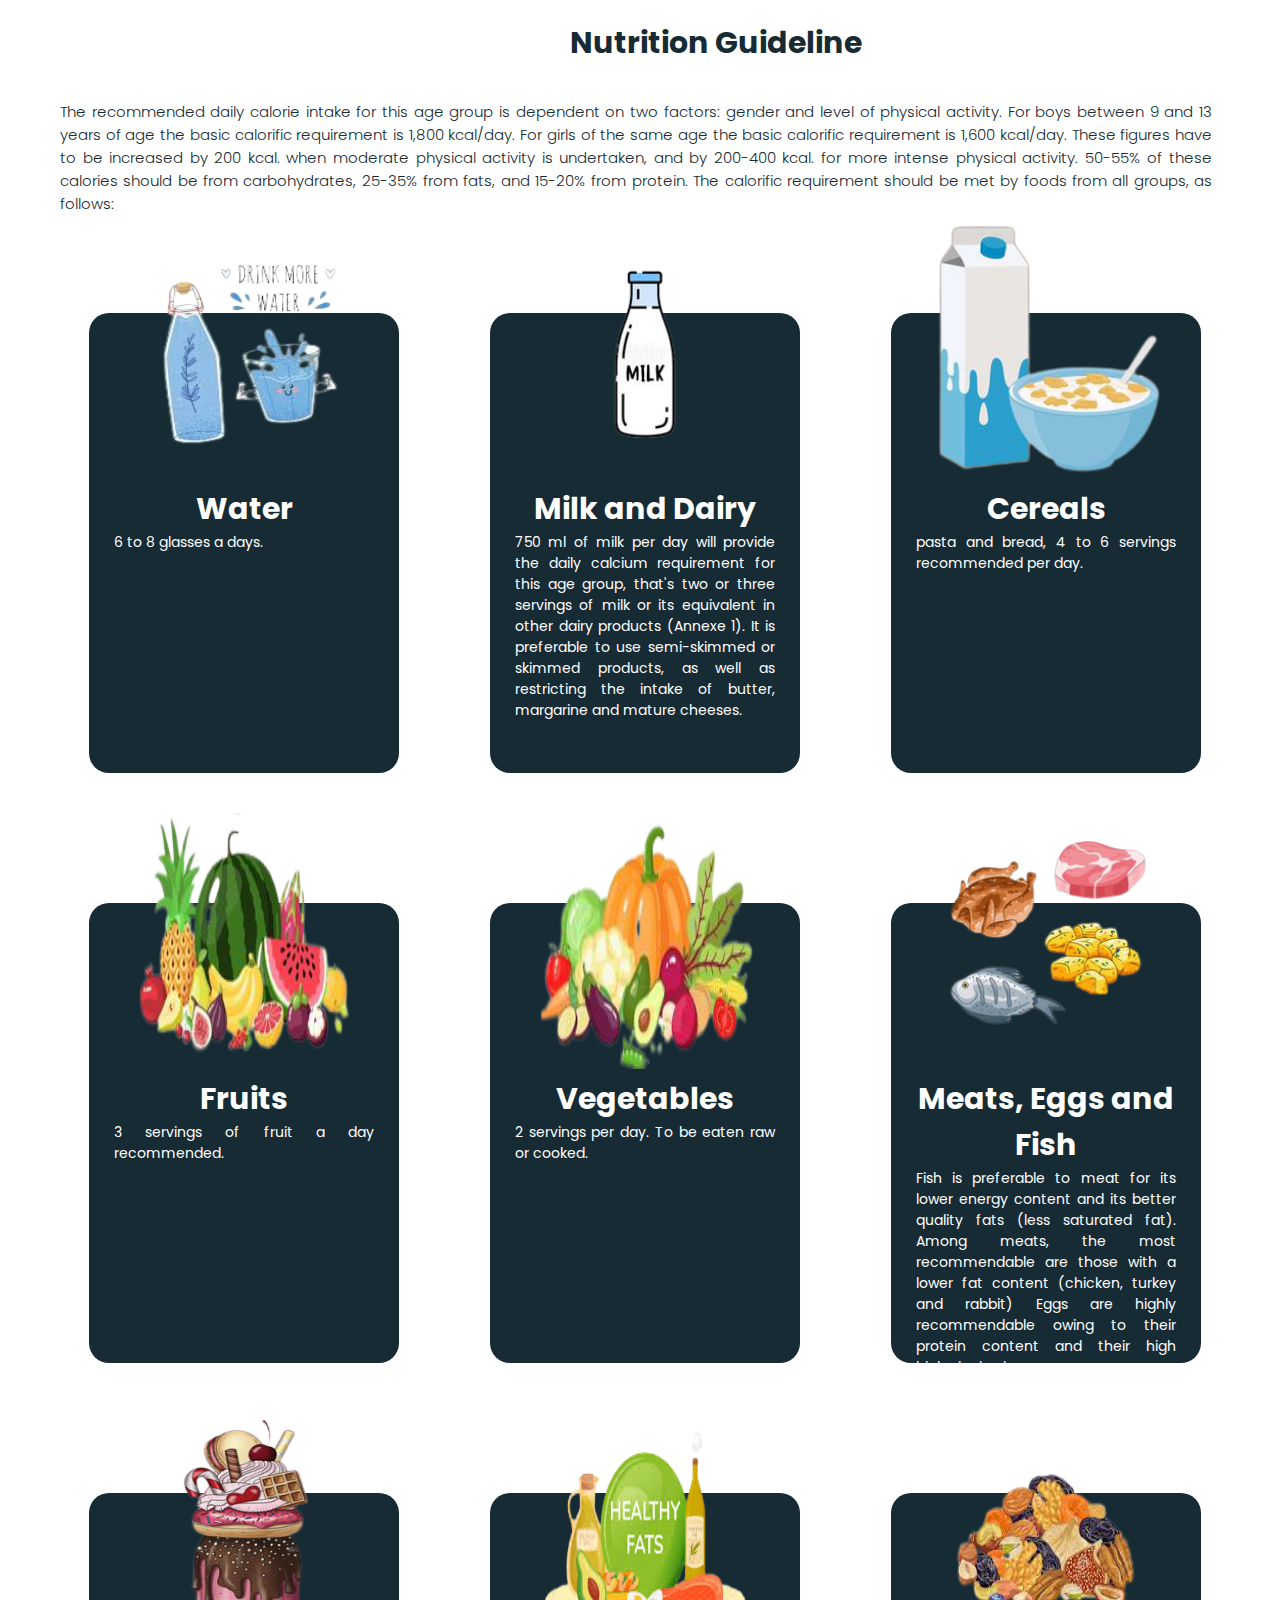
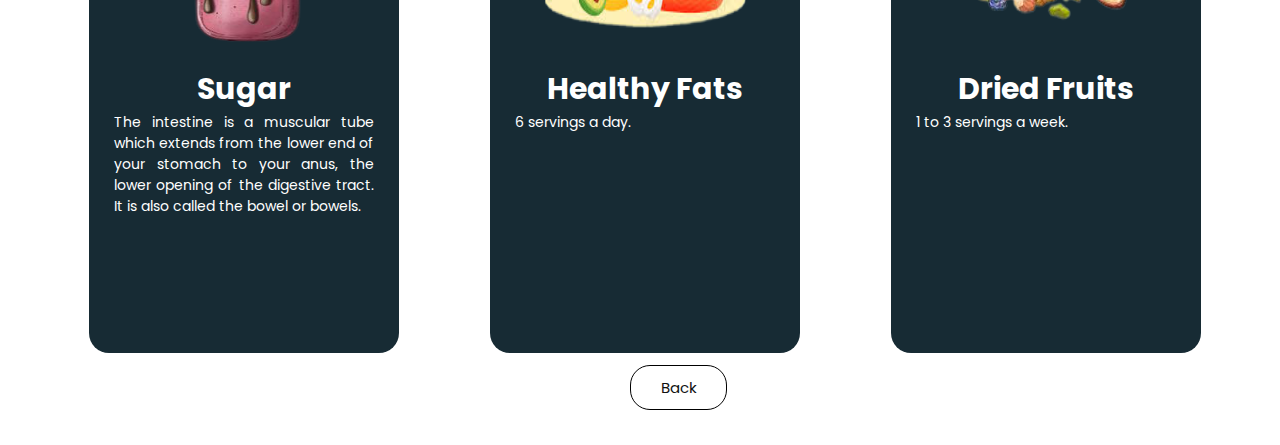
<file: 9to13/nine.html>
<!DOCTYPE html>
<html> 
<head>
<title> 9 to 13 years old </title>
</head>

<style>
    @import url('https://fonts.googleapis.com/css2?family=Poppins:wght@200;300;400;500;600;700&display=swap');
  
  *{
    margin: 0;
    padding: 0;
    font-family: "Poppins" , sans-serif;
  }

  body{
    display: grid;
    column-gap: 1px;
    grid-template-columns: auto auto auto;
    overflow-x: hidden;
    justify-content: center;
    background: white;
  }

  .title {
  position: absolute;
  display: inline-flex;
  padding: 10px;
  margin-left: 35em;
  margin-top: 10px;
  }

  .title h1{
    font-size: 30px;
    color: #172B34;
    font-weight: 700;
  }

  .div {
  position: absolute;
  display: inline-flex;
  width: 90%;
  padding: 10px;
  margin-left: 50px;
  margin-top: 90px; 
  }

  .div p{
    font-size: 15px;
    color: #172B34;
    text-align: justify;
    font-weight: 300;
  }

  .container{
    top: 13em;
    position: relative;
    width: 350px;
    display: flex;
    justify-content: right;
    align-items: right;
    flex-wrap: wrap;
    padding-left: 50px;
    margin-top: 5em;
}

  .container .card{
    position: relative;
    height: 420px;
    background: #172B34;
    margin: 25px 40px;
    padding: 20px 25px;
    display: flex;
    flex-direction: column;
    transition: 0.3s ease-in-out;
    text-align: center;
    color: #fff;
    border-radius: 20px;
  }

  .container .card .imgBx{
    position: relative;
    width: 260px;
    height: 260px;
    top: -110px;
  }

  img{
    width: 15em;
    height: 16em;
    position: relative;
  }

  .imgBx h2{
    font-size: 30px;
  }

  .imgBx p{
    font-size: 14px;
    text-align: justify;
  }

  .imgBx:hover img{
    transform: scale(1.1);
  }

  .button a
{
  position: absolute;
  top: 1965px;
  left: 630px;
  font-size: 15px;
  background: transparent;
  padding: 10px 30px;
  text-decoration: none;
  color: #111;
  transition: 0.2s;
  border: 1px solid black;
  border-radius: 20px;
}

.button a:hover
{
  letter-spacing: 3px;
  background: #21cdd3;
}

 .text p{
  position: absolute;
  top: 2020px;
  left: 630px;
  color: white;
}

</style>

<body>

  <div class="title">
    <h1> Nutrition Guideline </h1>
  </div>

    <div class="div">
        <p> The recommended daily calorie intake for this age group is dependent on two factors: gender and level of physical activity.  

For boys between 9 and 13 years of age the basic calorific requirement is 1,800 kcal/day.

For girls of the same age the basic calorific requirement is 1,600 kcal/day.

These figures have to be increased by 200 kcal. when moderate physical activity is undertaken, and by 200-400 kcal. for more intense physical activity.

50-55% of these calories should be from carbohydrates, 25-35% from fats, and 15-20% from protein.

The calorific requirement should be met by foods from all groups, as follows: </p>
    </div>



<div class = "container">
    <div class = "card">
        <div class = "imgBx">
            <a href="#">
                <img src="water.png">
            </a>
            <h2> Water </h2>
            <p> 6 to 8 glasses a days.
            </p>
        </div>
    </div>
</div>

<div class = "container">
    <h1></h1>
    <div class = "card">
        <div class = "imgBx">
            <a href="#">
                <img src="milk.png">
            </a>
            <h2> Milk and Dairy </h2>
            <p> 750 ml of milk per day will provide the daily calcium requirement for this age group, that's two or three servings of milk or its equivalent in other dairy products (Annexe 1).
            It is preferable to use semi-skimmed or skimmed products, as well as restricting the intake of butter, margarine and mature cheeses.
        </div>
    </div>
</div>

<div class = "container">
    <div class = "card">
        <div class = "imgBx">
            <a href="#">
                <img src="cereal.png">
            </a>
            <h2> Cereals </h2>
            <p> pasta and bread, 4 to 6 servings recommended per day.
            </p>
        </div>
    </div>
</div>

<div class = "container">
    <div class = "card">
        <div class = "imgBx">
            <a href="#">
                <img src="fruit.png">
            </a>
            <h2> Fruits </h2>
            <p> 3 servings of fruit a day recommended.
            </p>
        </div>
    </div>
</div>

<div class = "container">
    <div class = "card">
        <div class = "imgBx">
            <a href="#">
                <img src="veg.png"> 
            </a>
            <h2> Vegetables </h2>
            <p> 2 servings per day. To be eaten raw or cooked.
        </div>
    </div>
</div>

<div class = "container">
    <div class = "card">
        <div class = "imgBx">
            <a href="#">
                <img src="meat.png">
            </a>
            <h2> Meats, Eggs and Fish </h2>
            <p> Fish is preferable to meat for its lower energy content and its better quality fats (less saturated fat). Among meats, the most recommendable are those with a lower fat content (chicken, turkey and rabbit) Eggs are highly recommendable owing to their protein content and their high biological value.
            </p>
        </div>
    </div>
</div>


<div class = "container">
    <div class = "card">
        <div class = "imgBx">
            <a href="#">
                <img src="sugar.png">
            </a>
            <h2> Sugar </h2>
            <p> The intestine is a muscular tube which extends from the lower end of your stomach to your anus, the lower opening of the digestive tract. It is also called the bowel or bowels.
            </p>
        </div>
    </div>
</div>

<div class = "container">
    <div class = "card">
        <div class = "imgBx">
            <a href="#">
                <img src="hf.png">
            </a>
            <h2> Healthy Fats </h2>
            <p> 6 servings a day.
            </p>
        </div>
    </div>
</div>

<div class = "container">
    <div class = "card">
        <div class = "imgBx">
            <a href="#">
                <img src="df.png">
            </a>
            <h2> Dried Fruits </h2>
            <p> 1 to 3 servings a week.
            </p>
        </div>
    </div>
</div>

<div class="button" style="text-align: center" >
<a href="http://localhost/Final%20Project/nutrition2.html"> Back </a>
</div>

<div class="text">
<p> Thank you </p>
</div>

</body>

</html>
</file>
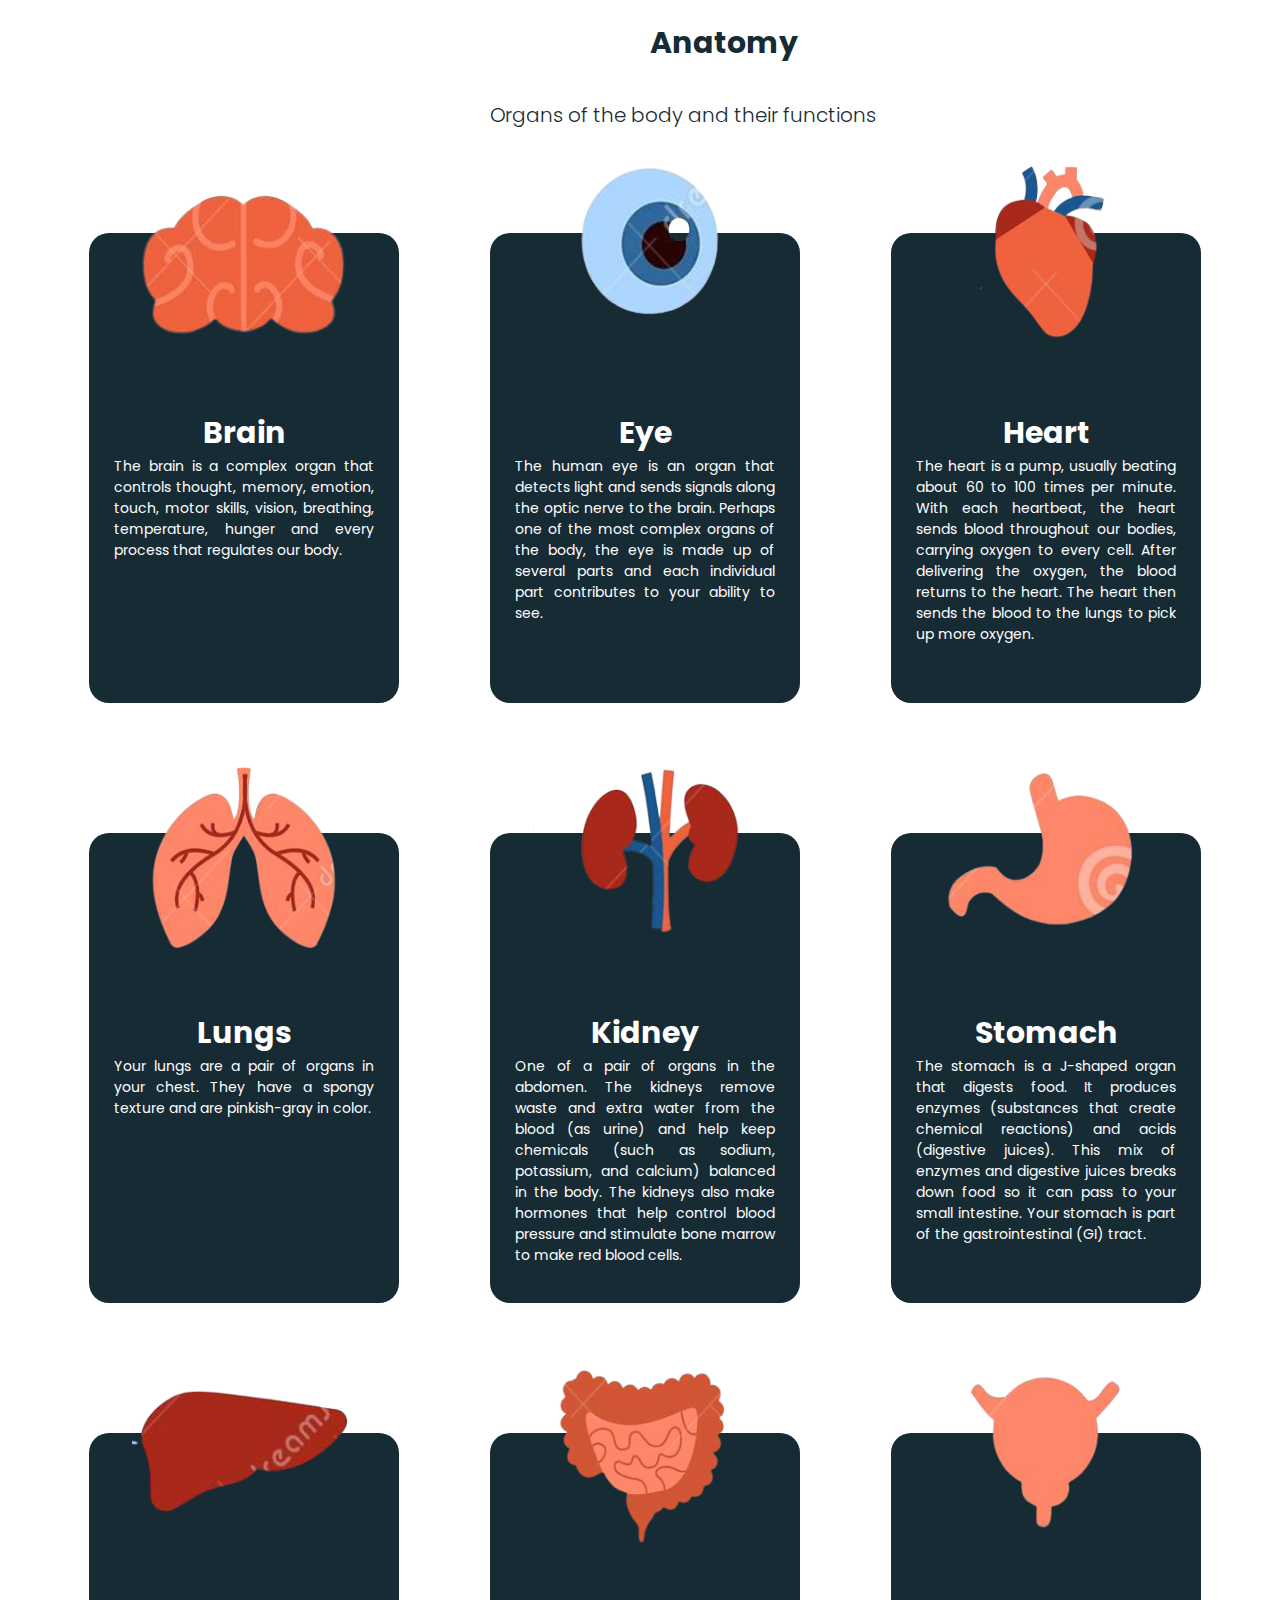
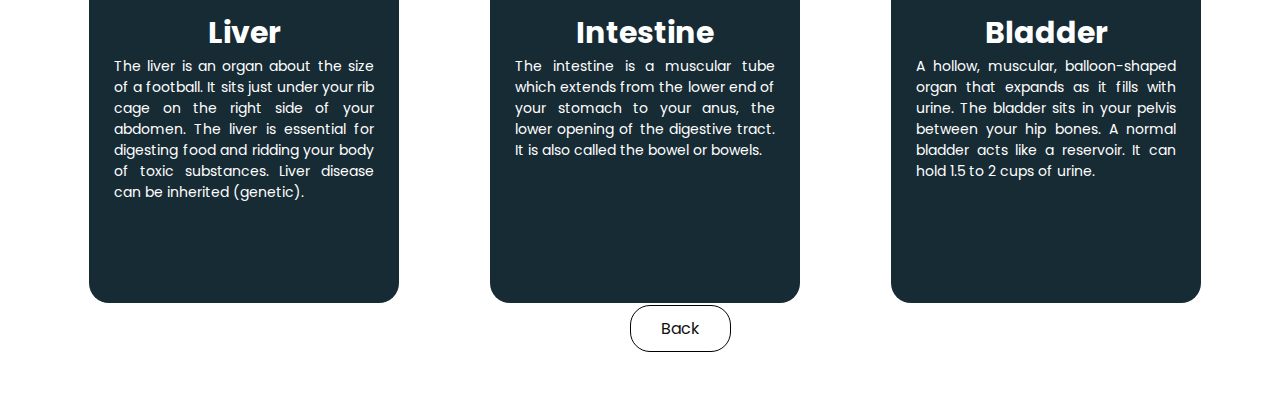
<file: A/Anatomy.html>
<!DOCTYPE html>
<html> 
<head>
<title> Organs </title>
</head>

<style>
    @import url('https://fonts.googleapis.com/css2?family=Poppins:wght@200;300;400;500;600;700&display=swap');
  
  *{
    margin: 0;
    padding: 0;
    font-family: "Poppins" , sans-serif;
  }

  body{
    display: grid;
    column-gap: 1px;
    grid-template-columns: auto auto auto;
    overflow-x: hidden;
    justify-content: center;
    background: white;
  }

  .title {
  position: absolute;
  display: inline-flex;
  padding: 10px;
  margin-left: 40em;
  margin-top: 10px;
  }

  .title h1{
    font-size: 30px;
    color: #172B34;
    font-weight: 700;
  }

  .div {
  position: absolute;
  display: inline-flex;
  width: 90%;
  padding: 10px;
  margin-left: 50px;
  margin-top: 90px; 
  }

  .div p{
    font-size: 20px;
    color: #172B34;
    text-align: justify;
    font-weight: 300;
    padding-left: 430px;
  }



  .close img{
    position: absolute;
    display: flex;
    margin-top: 15px;
    margin-left: -50px;
    width: 30px;
    height: 30px;
  }

  .container{
    top: 8em;
    position: relative;
    width: 350px;
    display: flex;
    justify-content: right;
    align-items: right;
    flex-wrap: wrap;
    padding-left: 50px;
    margin-top: 5em;
}

  .container .card{
    position: relative;
    height: 430px;
    background: #172B34;
    margin: 25px 40px;
    padding: 20px 25px;
    display: flex;
    flex-direction: column;
    transition: 0.3s ease-in-out;
    text-align: center;
    color: #fff;
    border-radius: 20px;
  }

  .container .card .imgBx{
    position: relative;
    width: 260px;
    height: 260px;
    top: -90px;
    box-shadow: 0 5px 20px rbga(0, 0, 0, 1.2);
  }

  img{
    width: 14em;
    height: 15em;
    position: relative;
  }

  .imgBx h2{
    font-size: 30px;
  }

  .imgBx p{
    font-size: 14px;
    text-align: justify;
  }

  .imgBx:hover img{
    transform: scale(1.1);
  }

  .button a
{
  position: absolute;
  top: 1905px;
  left: 630px;
  font-size: 1em;
  background: transparent;
  padding: 10px 30px;
  text-decoration: none;
  color: #111;
  transition: 0.2s;
  border: 1px solid black;
  border-radius: 20px;
}

.button a:hover
{
  letter-spacing: 3px;
  background: #21cdd3;
}

.text p{
  position: absolute;
  top: 1970px;
  left: 630px;
  color: white;
}

</style>

<body>

<div class="title">
    <h1> Anatomy </h1>
  </div>

<div class="div">
        <p> Organs of the body and their functions </p>
    </div>

<div class = "container">
	<div class = "card">
		<div class = "imgBx">
			<a href="#">
				<img src="brain.png">
			</a>
			<h2> Brain </h2>
			<p>The brain is a complex organ that controls thought, memory, emotion, touch, motor skills, vision, breathing, temperature, hunger and every process that regulates our body.
			</p>
		</div>
	</div>
</div>

<div class = "container">
	<h1></h1>
	<div class = "card">
		<div class = "imgBx">
			<a href="#">
				<img src="eye.png">
			</a>
			<h2> Eye </h2>
			<p> The human eye is an organ that detects light and sends signals along the optic nerve to the brain. Perhaps one of the most complex organs of the body, the eye is made up of several parts and each individual part contributes to your ability to see.
			</p>
		</div>
	</div>
</div>

<div class = "container">
	<div class = "card">
		<div class = "imgBx">
			<a href="#">
				<img src="heart.png">
			</a>
			<h2> Heart </h2>
			<p> The heart is a pump, usually beating about 60 to 100 times per minute. With each heartbeat, the heart sends blood throughout our bodies, carrying oxygen to every cell. After delivering the oxygen, the blood returns to the heart. The heart then sends the blood to the lungs to pick up more oxygen.
			</p>
		</div>
	</div>
</div>

<div class = "container">
	<div class = "card">
		<div class = "imgBx">
			<a href="#">
				<img src="lungs.png">
			</a>
			<h2> Lungs </h2>
			<p> Your lungs are a pair of organs in your chest. They have a spongy texture and are pinkish-gray in color.
			</p>
		</div>
	</div>
</div>

<div class = "container">
	<div class = "card">
		<div class = "imgBx">
			<a href="#">
				<img src="kidney.png"> 
			</a>
			<h2> Kidney </h2>
			<p> One of a pair of organs in the abdomen. The kidneys remove waste and extra water from the blood (as urine) and help keep chemicals (such as sodium, potassium, and calcium) balanced in the body. The kidneys also make hormones that help control blood pressure and stimulate bone marrow to make red blood cells.
			</p>
		</div>
	</div>
</div>

<div class = "container">
	<div class = "card">
		<div class = "imgBx">
			<a href="#">
				<img src="stomach.png">
			</a>
			<h2> Stomach </h2>
			<p> The stomach is a J-shaped organ that digests food. It produces enzymes (substances that create chemical reactions) and acids (digestive juices). This mix of enzymes and digestive juices breaks down food so it can pass to your small intestine. Your stomach is part of the gastrointestinal (GI) tract.
			</p>
		</div>
	</div>
</div>

<div class = "container">
	<div class = "card">
		<div class = "imgBx">
			<a href="#">
				<img src="liver.png">
			</a>
			<h2> Liver </h2>
			<p> The liver is an organ about the size of a football. It sits just under your rib cage on the right side of your abdomen. The liver is essential for digesting food and ridding your body of toxic substances. Liver disease can be inherited (genetic).
			</p>
		</div>
	</div>
</div>

<div class = "container">
	<div class = "card">
		<div class = "imgBx">
			<a href="#">
				<img src="intestine.png">
			</a>
			<h2> Intestine </h2>
			<p> The intestine is a muscular tube which extends from the lower end of your stomach to your anus, the lower opening of the digestive tract. It is also called the bowel or bowels.
			</p>
		</div>
	</div>
</div>

<div class = "container">
	<div class = "card">
		<div class = "imgBx">
			<a href="#">
				<img src="bladder.png">
			</a>
			<h2> Bladder </h2>
			<p> A hollow, muscular, balloon-shaped organ that expands as it fills with urine. The bladder sits in your pelvis between your hip bones. A normal bladder acts like a reservoir. It can hold 1.5 to 2 cups of urine.
			</p>
		</div>
	</div>
</div>


	<div class="button" style="text-align: center" >
<a href="http://localhost/Final%20Project/front.html"> Back </a>
</div>

<div class="text">
<p> Thank you </p>
</div>

</body>

</html>
</file>
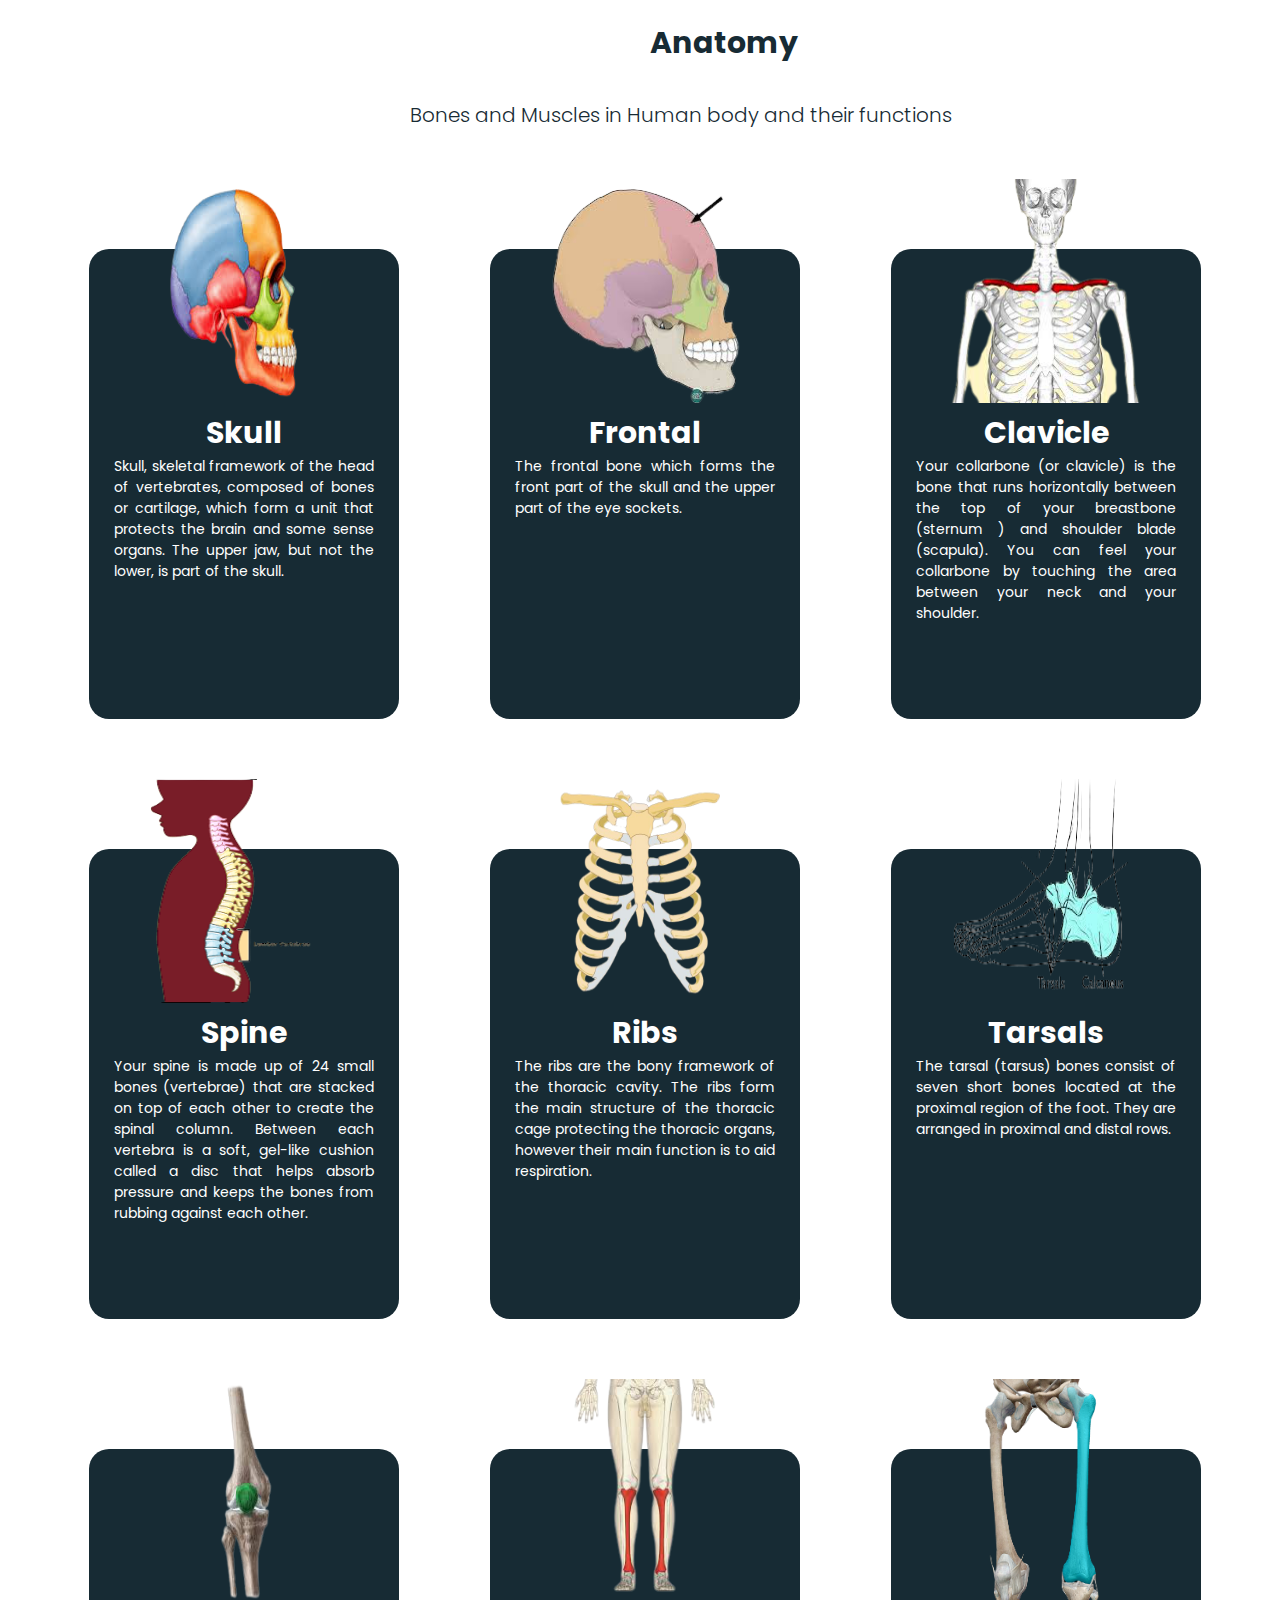
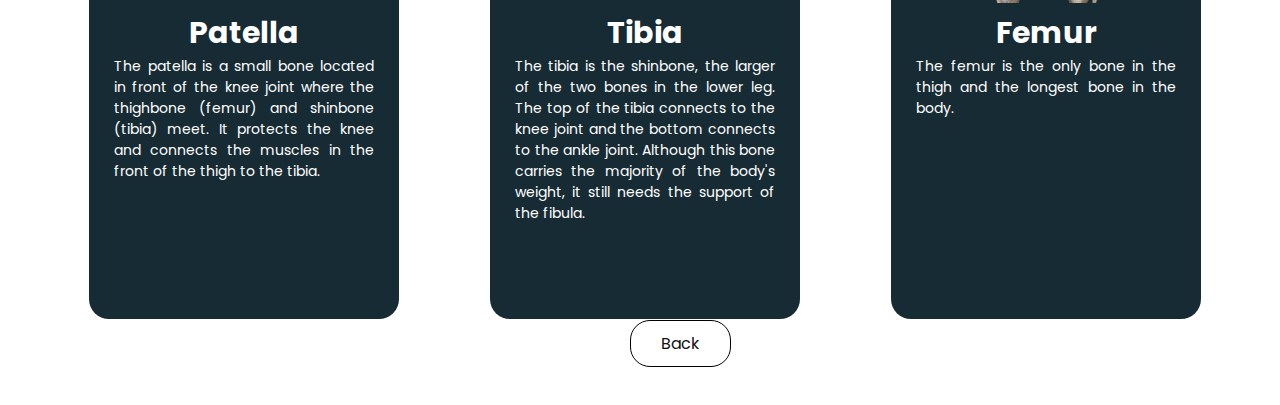
<file: B/bm.html>
<!DOCTYPE html>
<html> 
<head>
<title> Bones and Muscles </title>
</head>

<style>
  @import url('https://fonts.googleapis.com/css2?family=Poppins:wght@200;300;400;500;600;700&display=swap');
  
  *{
    margin: 0;
    padding: 0;
    font-family: "Poppins" , sans-serif;
  }

  body{
    display: grid;
    column-gap: 1px;
    grid-template-columns: auto auto auto;
    overflow-x: hidden;
    justify-content: center;
    background: white;
  }

  .title {
  position: absolute;
  display: inline-flex;
  padding: 10px;
  margin-left: 40em;
  margin-top: 10px;
  }

  .title h1{
    font-size: 30px;
    color: #172B34;
    font-weight: 700;
  }

  .div {
  position: absolute;
  display: inline-flex;
  width: 90%;
  padding: 10px;
  margin-left: 50px;
  margin-top: 90px; 
  }

  .div p{
    font-size: 20px;
    color: #172B34;
    text-align: justify;
    font-weight: 300;
    padding-left: 350px;
  }


  .close img{
    position: absolute;
    display: flex;
    margin-top: 15px;
    margin-left: -50px;
    width: 30px;
    height: 30px;
  }

  .container{
    top: 9em;
    position: relative;
    width: 350px;
    display: flex;
    justify-content: right;
    align-items: right;
    flex-wrap: wrap;
    padding-left: 50px;
    margin-top: 5em;
}

  .container .card{
    position: relative;
    height: 430px;
    background: #172B34;
    margin: 25px 40px;
    padding: 20px 25px;
    display: flex;
    flex-direction: column;
    transition: 0.3s ease-in-out;
    text-align: center;
    color: #fff;
    border-radius: 20px;
  }

  .container .card .imgBx{
    position: relative;
    width: 260px;
    height: 260px;
    top: -90px;
    box-shadow: 0 5px 20px rbga(0, 0, 0, 1.2);
  }

  img{
    width: 12em;
    height: 14em;
    position: relative;
  }

  .imgBx h2{
    font-size: 30px;
  }

  .imgBx p{
    font-size: 14px;
    text-align: justify;
  }

  .imgBx:hover img{
    transform: scale(1.1);
  }

  .button a
{
  position: absolute;
  top: 1920px;
  left: 630px;
  font-size: 1em;
  background: transparent;
  padding: 10px 30px;
  text-decoration: none;
  color: #111;
  transition: 0.2s;
  border: 1px solid black;
  border-radius: 20px;
}

.button a:hover
{
  letter-spacing: 3px;
  background: #21cdd3;
}

.text p{
  position: absolute;
  top: 1980px;
  left: 630px;
  color: white;
}

</style>

<body>

<div class="title">
    <h1> Anatomy </h1>
  </div>

<div class="div">
        <p> Bones and Muscles in Human body and their functions </p>
    </div>

<div class = "container">
	<div class = "card">
		<div class = "imgBx">
			<a href="#">
				<img src="skull.png">
			</a>
			<h2> Skull </h2>
			<p> Skull, skeletal framework of the head of vertebrates, composed of bones or cartilage, which form a unit that protects the brain and some sense organs. The upper jaw, but not the lower, is part of the skull.
			</p>
		</div>
	</div>
</div>

<div class = "container">
	<div class = "card">
		<div class = "imgBx">
			<a href="#">
				<img src="frontal.png">
			</a>
			<h2> Frontal </h2>
			<p> The frontal bone which forms the front part of the skull and the upper part of the eye sockets.
			</p>
		</div>
	</div>
</div>

<div class = "container">
	<div class = "card">
		<div class = "imgBx">
			<a href="#">
				<img src="clavicle.png"> 
			</a>
			<h2> Clavicle </h2>
			<p> Your collarbone (or clavicle) is the bone that runs horizontally between the top of your breastbone (sternum ) and shoulder blade (scapula). You can feel your collarbone by touching the area between your neck and your shoulder.
			</p>
		</div>
	</div>
</div>

<div class = "container">
	<div class = "card">
		<div class = "imgBx">
			<a href="#">
				<img src="spine.png">
			</a>
			<h2> Spine </h2>
			<p> Your spine is made up of 24 small bones (vertebrae) that are stacked on top of each other to create the spinal column. Between each vertebra is a soft, gel-like cushion called a disc that helps absorb pressure and keeps the bones from rubbing against each other.
			</p>
		</div>
	</div>
</div>

<div class = "container">
	<div class = "card">
		<div class = "imgBx">
			<a href="#">
				<img src="ribs.png">
			</a>
			<h2> Ribs </h2>
			<p> The ribs are the bony framework of the thoracic cavity. The ribs form the main structure of the thoracic cage protecting the thoracic organs, however their main function is to aid respiration.
			</p>
		</div>
	</div>
</div>

<div class = "container">
	<div class = "card">
		<div class = "imgBx">
			<a href="#">
				<img src="tarsals.png">
			</a>
			<h2> Tarsals </h2>
			<p> The tarsal (tarsus) bones consist of seven short bones located at the proximal region of the foot. They are arranged in proximal and distal rows.
			</p>
		</div>
	</div>
</div>

<div class = "container">
	<div class = "card">
		<div class = "imgBx">
			<a href="#">
				<img src="patella.png">
			</a>
			<h2> Patella </h2>
			<p> The patella is a small bone located in front of the knee joint where the thighbone (femur) and shinbone (tibia) meet. It protects the knee and connects the muscles in the front of the thigh to the tibia.
			</p>
		</div>
	</div>
</div>

<div class = "container">
	<div class = "card">
		<div class = "imgBx">
			<a href="#">
				<img src="tibia.png">
			</a>
			<h2> Tibia </h2>
			<p> The tibia is the shinbone, the larger of the two bones in the lower leg. The top of the tibia connects to the knee joint and the bottom connects to the ankle joint. Although this bone carries the majority of the body's weight, it still needs the support of the fibula.
			</p>
		</div>
	</div>
</div>

<div class = "container">
	<div class = "card">
		<div class = "imgBx">
			<a href="#">
				<img src="femur.png">
			</a>
			<h2> Femur </h2>
			<p> The femur is the only bone in the thigh and the longest bone in the body.
			</p>
		</div>
	</div>
</div>

<div class="button" style="text-align: center" >
<a href="http://localhost/Final%20Project/front.html"> Back </a>
</div>

<div class="text">
<p> Thank you </p>
</div>


</body>

</html>
</file>
<file: hompage.css>
@import url('https://fonts.googleapis.com/css2?family=Poppins:wght@200;300;400;500;600;700&display=swap');
*{
  margin: 0;
  padding: 0;
  box-sizing: border-box;
  font-family: "Poppins" , sans-serif;
}
body {
  margin: 0;
  font-weight: 800;
  
  
}

.description p {
  color: #172B34;
  text-align: justify;
  font-size: 18px;
  margin-left: 60px;
  margin-right: 60px;
  margin-top: 25px;
  font-weight: 300;
  line-height: 30px;
}

.title {
  text-align: center;
  margin-top: 0;
  color: #172B34;
  margin-bottom: 1em;
}
img {
margin-top:1em;
height: auto;
width: 100%;
}

.container {
 
  width: 100%;
  padding: 5px;
  padding-left: 0;
  padding-right: 5px;
  }

.service{
  background-color:#172B34;
}
 

.card:hover{
  transform: translateY(-10px);
}

nav ul li h1{
  padding-right: 400px;
}
 

nav ul {

  margin: 0;
  padding: 0;
  list-style: none;
}

nav li {
  display: inline-block;
  margin-left: 20px;
  position: relative;
 


}

nav a {
  color: #172B34;
  text-decoration: none;
  text-transform: uppercase;
  font-size: 14px;
}

nav a:hover {
  color: #21cdd3;

}

nav a::before {
  content: '';
  display: block;
  height: 2px;
  background-color: #444;

  position: absolute;
  bottom: 0;
  width: 0%;

  transition: all ease-in-out 250ms;
}

nav a:hover::before {
  width: 100%;
}
.navbar {
  overflow: hidden;
  background-color: #333;
  font-family: Arial;
}
.navbar a {
  float: left;
  font-size: 16px;
  color: white;
  text-align: center;
  padding: 14px 16px;
  text-decoration: none;
}

.box p{
  color: white;
  font-weight: 300;
}




.box{
  display: flex;
  justify-content: center;
  align-items: center;
  min-height: 400px;
  margin-top: 30px;
}

.card{
  height: 400px;
  width: 335px;
  padding: 20px 35px;
  
  border-radius: 20px;
  margin: 15px;
  position: relative;
  overflow: hidden;
  text-align: center;
}
.card i{
  font-size: 50px;
  display: block;
  text-align: center;
  margin: 25px 0px;
  color: #21cdd3;

}

h5{
  color: white;
  font-size: 23px;
  margin-bottom: 15px;
}
</file>
<file: gallery2.css>
@import url('https://fonts.googleapis.com/css2?family=Poppins:wght@200;300;400;500;600;700&display=swap');
*{
  margin: 0;
  padding: 0;
  box-sizing: border-box;
  font-family: "Poppins" , sans-serif;
}

html {
    box-sizing: border-box;
}

*,
*:before,
*:after {
    box-sizing: inherit;
}
h2{
  
  text-align: center;
  color:  #172B34;
  margin-top: 30px;
  margin-bottom: 15px;
  font-size: 25px;
}
body {
    margin: 0;
   
}

.preview {
    width: 100%;
}

.row {
    margin-left: 10%;
    margin-right: 10%;
    width: 80%;
}

.row.col {
    padding: 0 8px;
}

.col {
    margin-bottom: 1%;
    float: left;
    width: 33.33%;
    z-index: 100;
}

.modal {
    display: none;
    position: fixed;
    z-index: 1;
    padding: 50px 62px 0px 62px;
    left: 0;
    top: 0;
    width: 100%;
    height: 100%;
    overflow: auto;
    background-color: rgb(0, 0, 0, 0.8);
}

.modal-content {
    position: relative;
    display: flex;
    flex-direction: column;
    justify-content: center;
    margin: auto;
    padding: 0 0 0 0;
    width: 80%;
    max-width: 550px;
    border: 5px solid;
    border-color: #0077b6;
    padding: 10px 10px 5px 10px;
}

.slide {
    display: none;
    text-align: center;
}

.image-slide {
    width: 100%;
    max-width: 900px;
}

.modal-preview {
    width: 100%;
}

.dots {
    display: flex;
    flex-direction: row;
    justify-content: space-between;
}

img.preview,
img.modal-preview {
    opacity: 1;
}

img.active {
    opacity: 0.6;
}

.preview:hover,
.modal-preview:hover {
    opacity: 1;
}

img.hover-shadow {
    transition: 0.3s;
}

.hover-shadow:hover {
    box-shadow: 0 6px 10px 0 rgba(0, 0, 0, 0.5), 0 9px 20px 0 rgba(0, 0, 0, 1);
}
/* Content */

.content {
    border: 8px solid;
    border-color:  #21cdd3;
    padding: 10px;
}

.close {
    color: #219ebc;
    position: absolute;
    top: 10px;
    right: 25px;
    font-size: 35px;
    font-weight: bold;
}

.close:hover,
.close:focus {
    color: #999;
    text-decoration: none;
    cursor: pointer;
}

.previous,
.next {
    cursor: pointer;
    position: absolute;
    top: 60%;
    width: auto;
    padding: 16px;
    margin-top: -50px;
    color: #219ebc;
    font-weight: bold;
    font-size: 20px;
    transition: 0.6s ease;
    border-radius: 0 3px 3px 0;
    user-select: none;
}

.next {
    right: 2%;
    border-radius: 3px 0 0 3px;
}

.previous:hover,
.next:hover {
    background-color: rgba(0, 0, 0, 0.8);
}

@media screen and (max-width: 1050px) {
    .col {
        width: 50%;
    }
    .modal {
        padding: 30px 32px 0px 32px;
    }
    .modal-content {
        margin-top: 100px;
        max-width: 800px;
    }
}

@media screen and (max-width: 700px) {
    .modal {
        padding: 30px 10px 0px 10px;
    }
}
</file>
<file: nav.css>
body{
  	
    font-weight: 800;
  }

 .gallery{
  width: 100%;
  padding: 5px;
  padding-left: 0;
  padding-right: 5px; 
  }

nav ul li h1{
  padding-right: 400px;
}
 

nav ul {

  margin: 0;
  padding: 0;
  list-style: none;
}

nav li {
  display: inline-block;
  margin-left: 20px;
  position: relative;
}

nav a {
  color: #172B34;
  text-decoration: none;
  text-transform: uppercase;
  font-size: 14px;
}

nav a:hover {
  color: #21cdd3;

}

nav a::before {
  content: '';
  display: block;
  height: 2px;
  background-color: #444;
  position: absolute;
  bottom: 0;
  width: 0%;
  transition: all ease-in-out 250ms;
}

nav a:hover::before {
  width: 100%;
}
.navbar {
  overflow: hidden;
  background-color: #333;
  font-family: Arial;
}
.navbar a {
  float: left;
  font-size: 16px;
  color: white;
  text-align: center;
  padding: 14px 16px;
  text-decoration: none;
}
</file>
<file: reserv1.css>
@import url('https://fonts.googleapis.com/css2?family=Poppins:wght@200;300;400;500;600;700&display=swap');
*{
  margin: 0;
  padding: 0;
  box-sizing: border-box;
  font-family: "Poppins" , sans-serif;
}

.dob{
margin-left: 1em;

}

.container {  
  padding-left: 30px; 
  padding-right: 30px;
  padding-top: 1px; 
  background-color: lightblue;
  margin-top: 3em;  
  margin-left: 20em;
  margin-right: 20em;
  margin-bottom: 3em;
  border-radius: 10px;
   width: 700px;

}  

.container h2{
text-align: center;
  color:  #172B34;
  margin-top: 30px;
  margin-bottom: 15px;
  font-size: 25px;
}

label {
 color: #172B34;
}
input[type=text], input[type=password], textarea {  
  width: 100%;  
  padding: 15px;  
  margin: 5px 0 22px 0;  
  display: inline-block;  
  border: none;  
  background: #f1f1f1;  
}  
input[type=text]:focus, input[type=password]:focus {  
  outline: none;  
}  
 div {  
   padding: 10px 0;  
      }  
hr {  
  border: 1px solid #f1f1f1;  
  margin-bottom: 25px;  
}  
.reservbtn {  
 display: inline-block;
  background-color: #172B34;  
  color: white;  
  padding: 16px 20px;  
  margin: 8px 0;
  margin-left: 120px;
  border: none;  
  cursor: pointer;  
  width: 20%;  
  opacity: 0.9; 
  border-radius: 25px; 
  letter-spacing: 2px;
  text-align: center;

}

.reservbtn:hover
{
  letter-spacing: 3px;
  background: #21cdd3;
}
select{
   size: 50px;
   border-radius: 20px; 
   text-align:center;
   font-size: 15px;
}

.container .name {
    padding: 14px 10px 14px 15;
    width: 100%;
    background-color: #fcfcfc;
    outline: none;
    letter-spacing: 1px;
    transition: 0.3s;
    font-size: 16px;
    font-weight: 500;
    color: #333; 
    border: none;
    border-bottom: 2px solid rgba(0,0,0,0.2);
}
</file>
